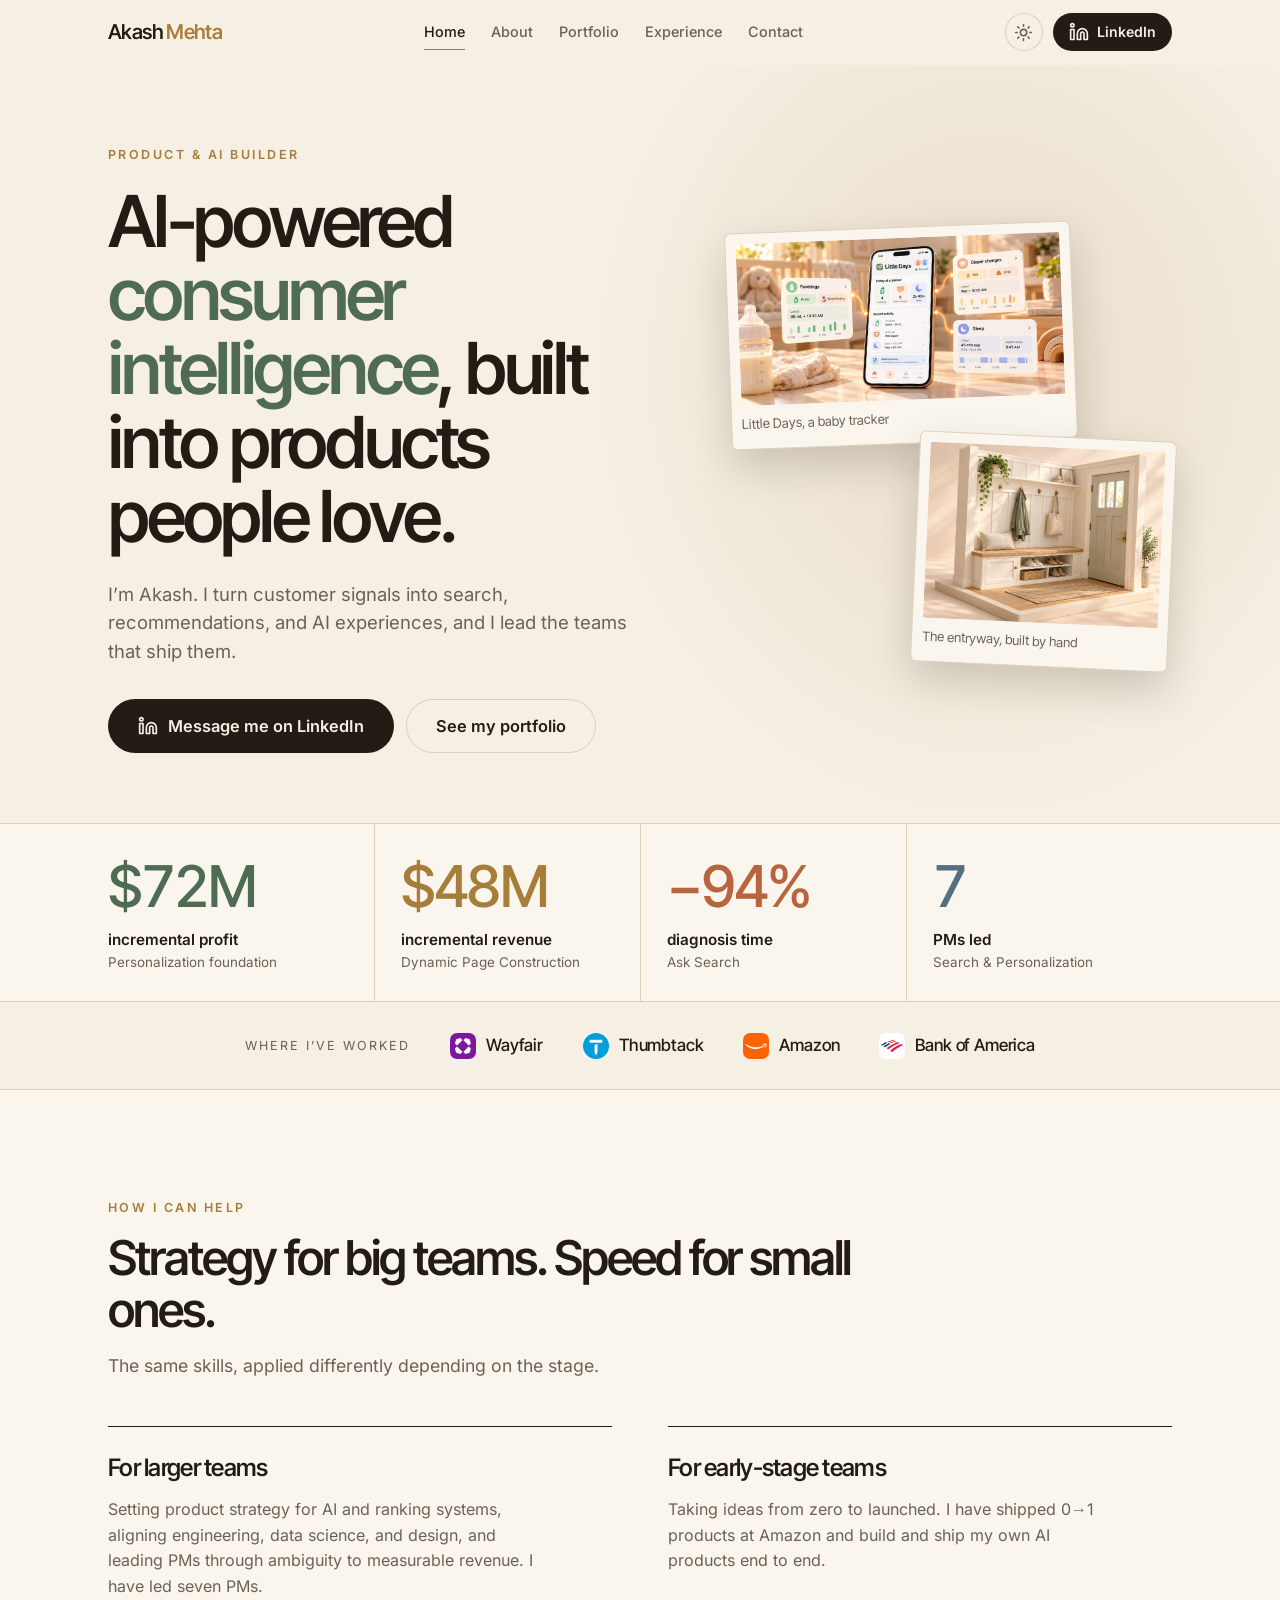
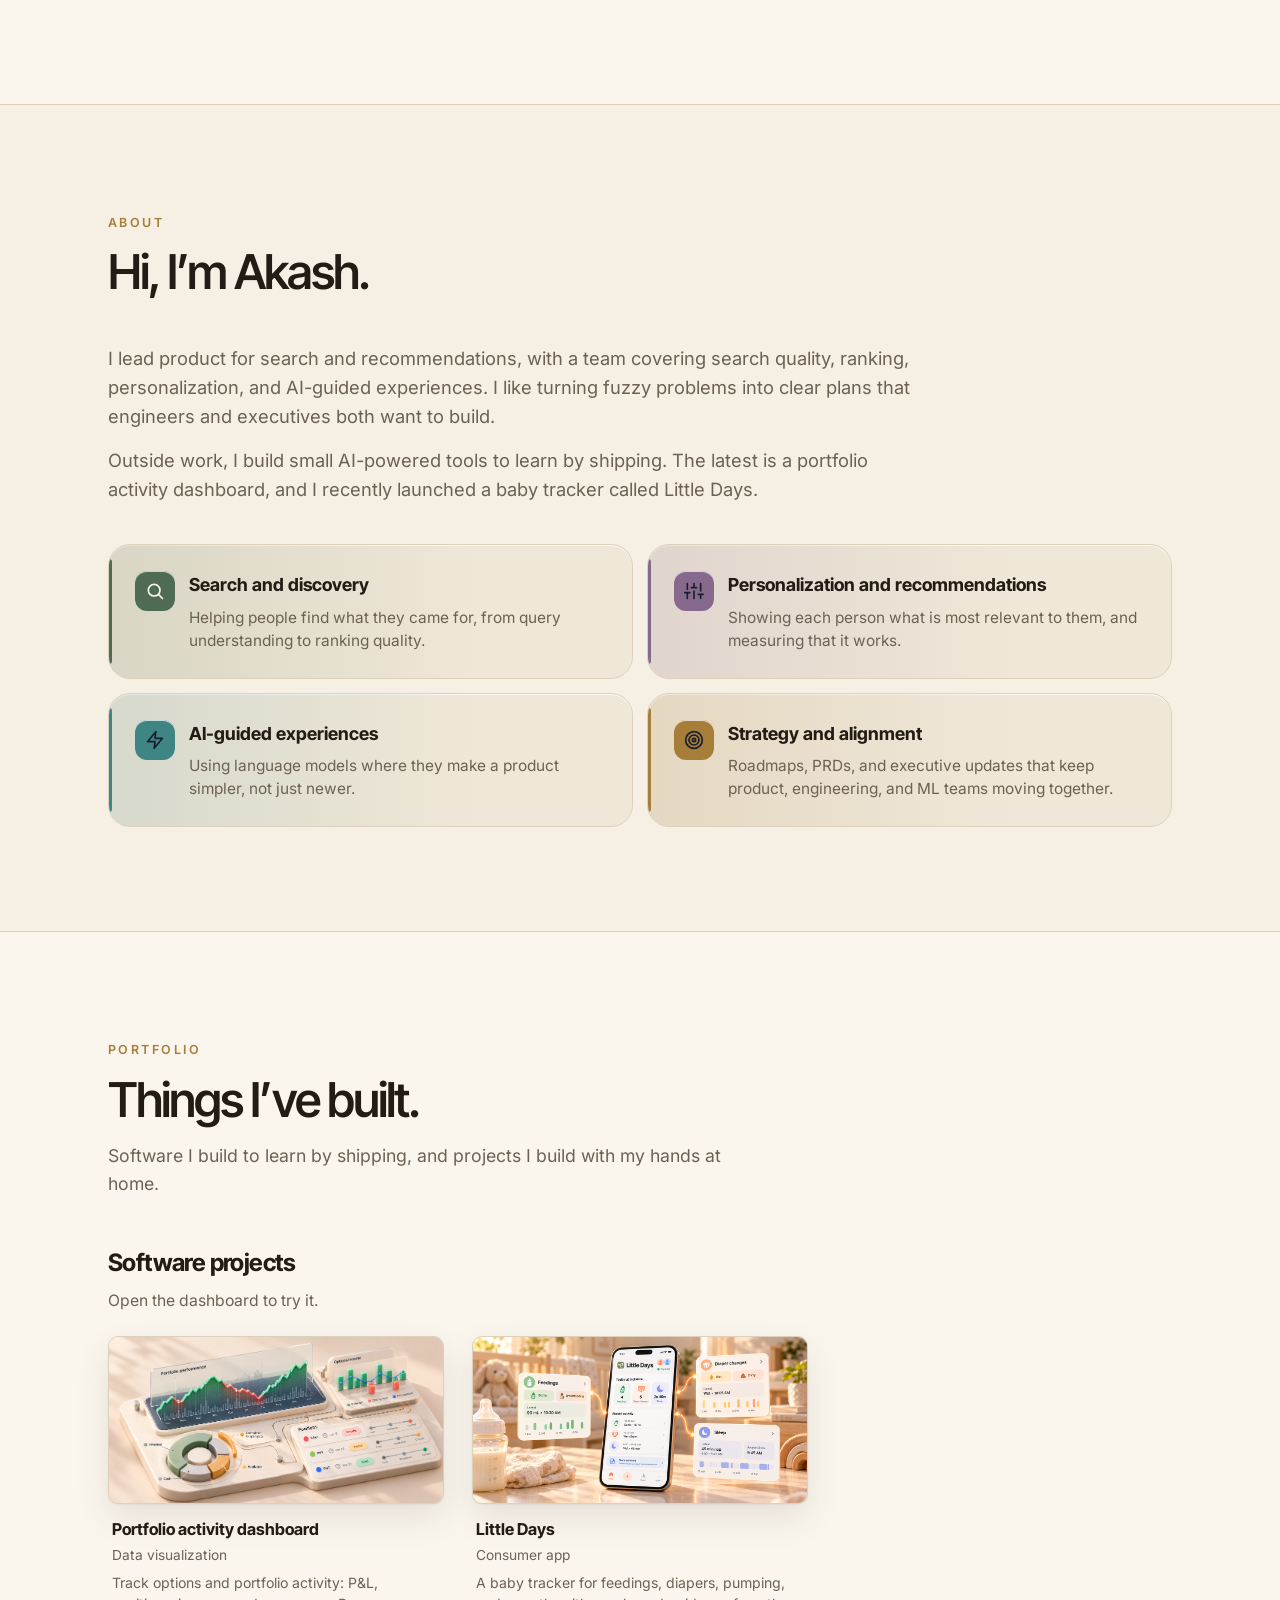
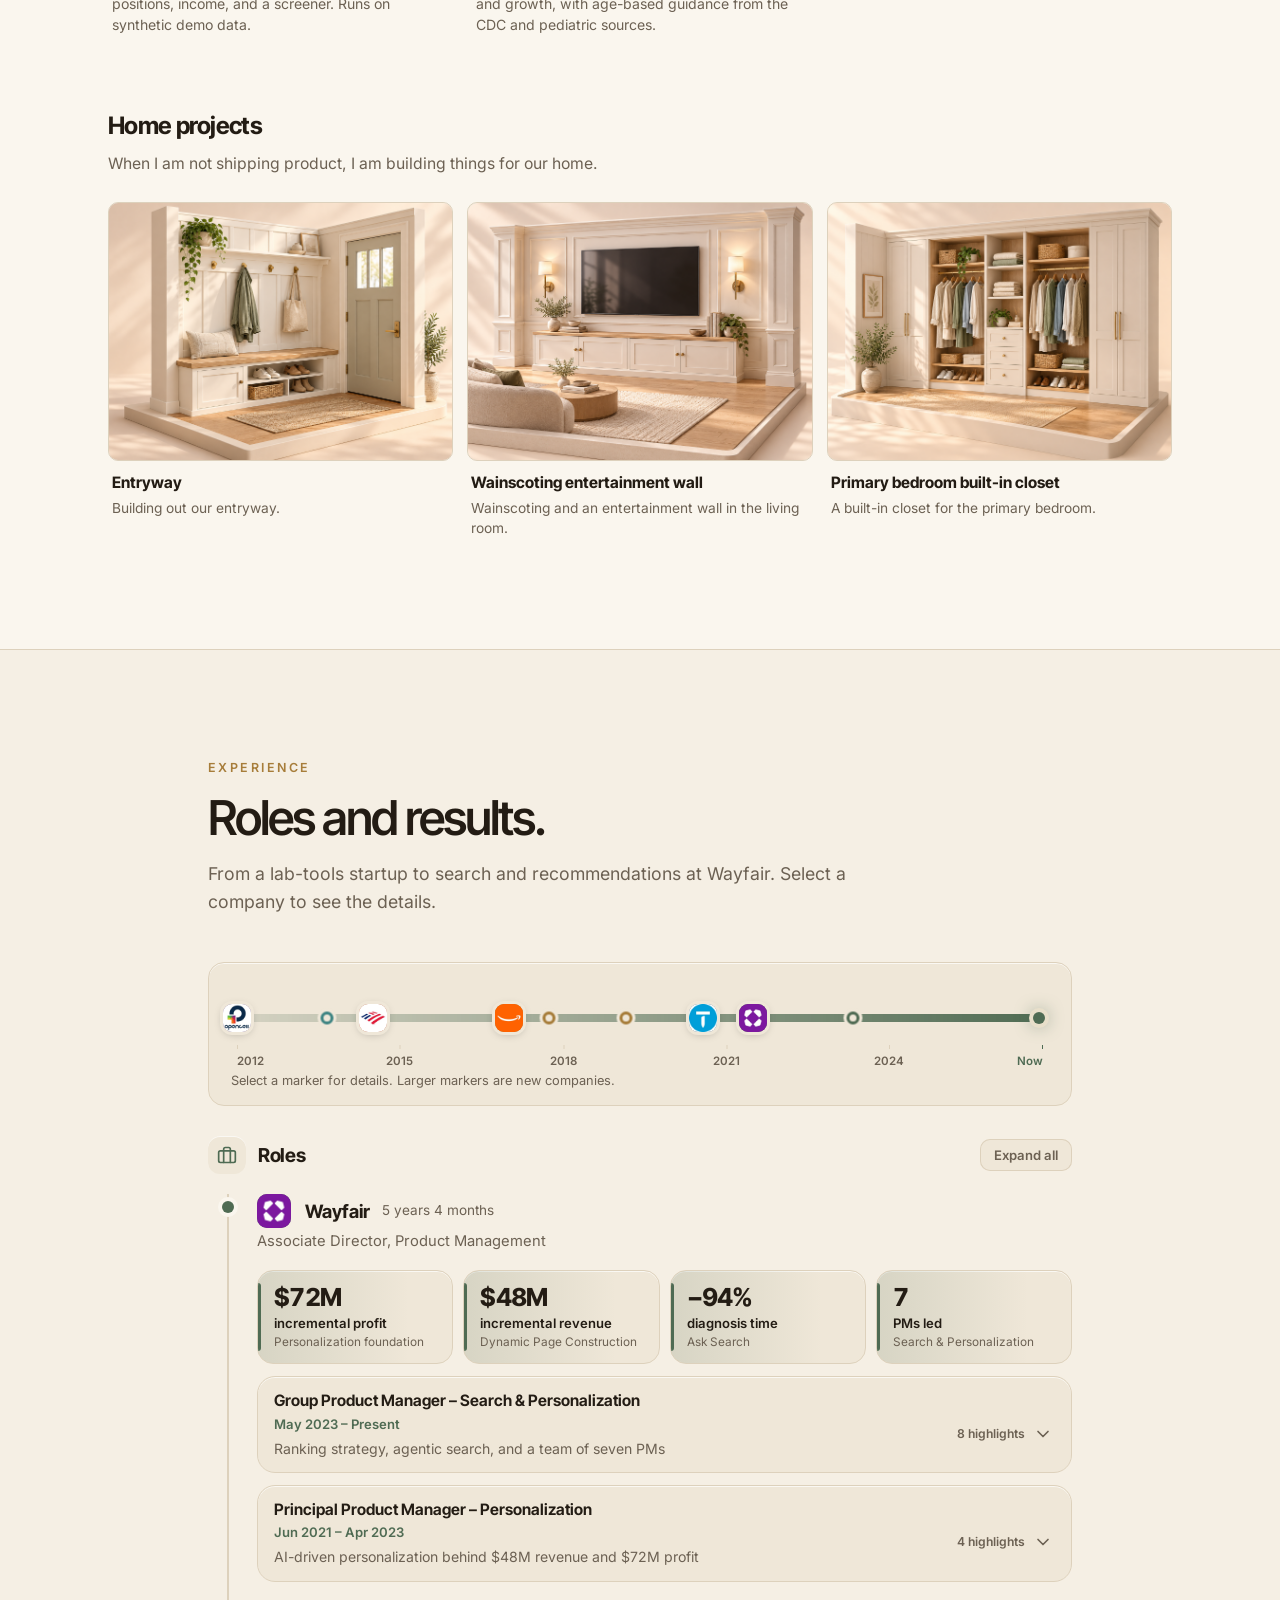
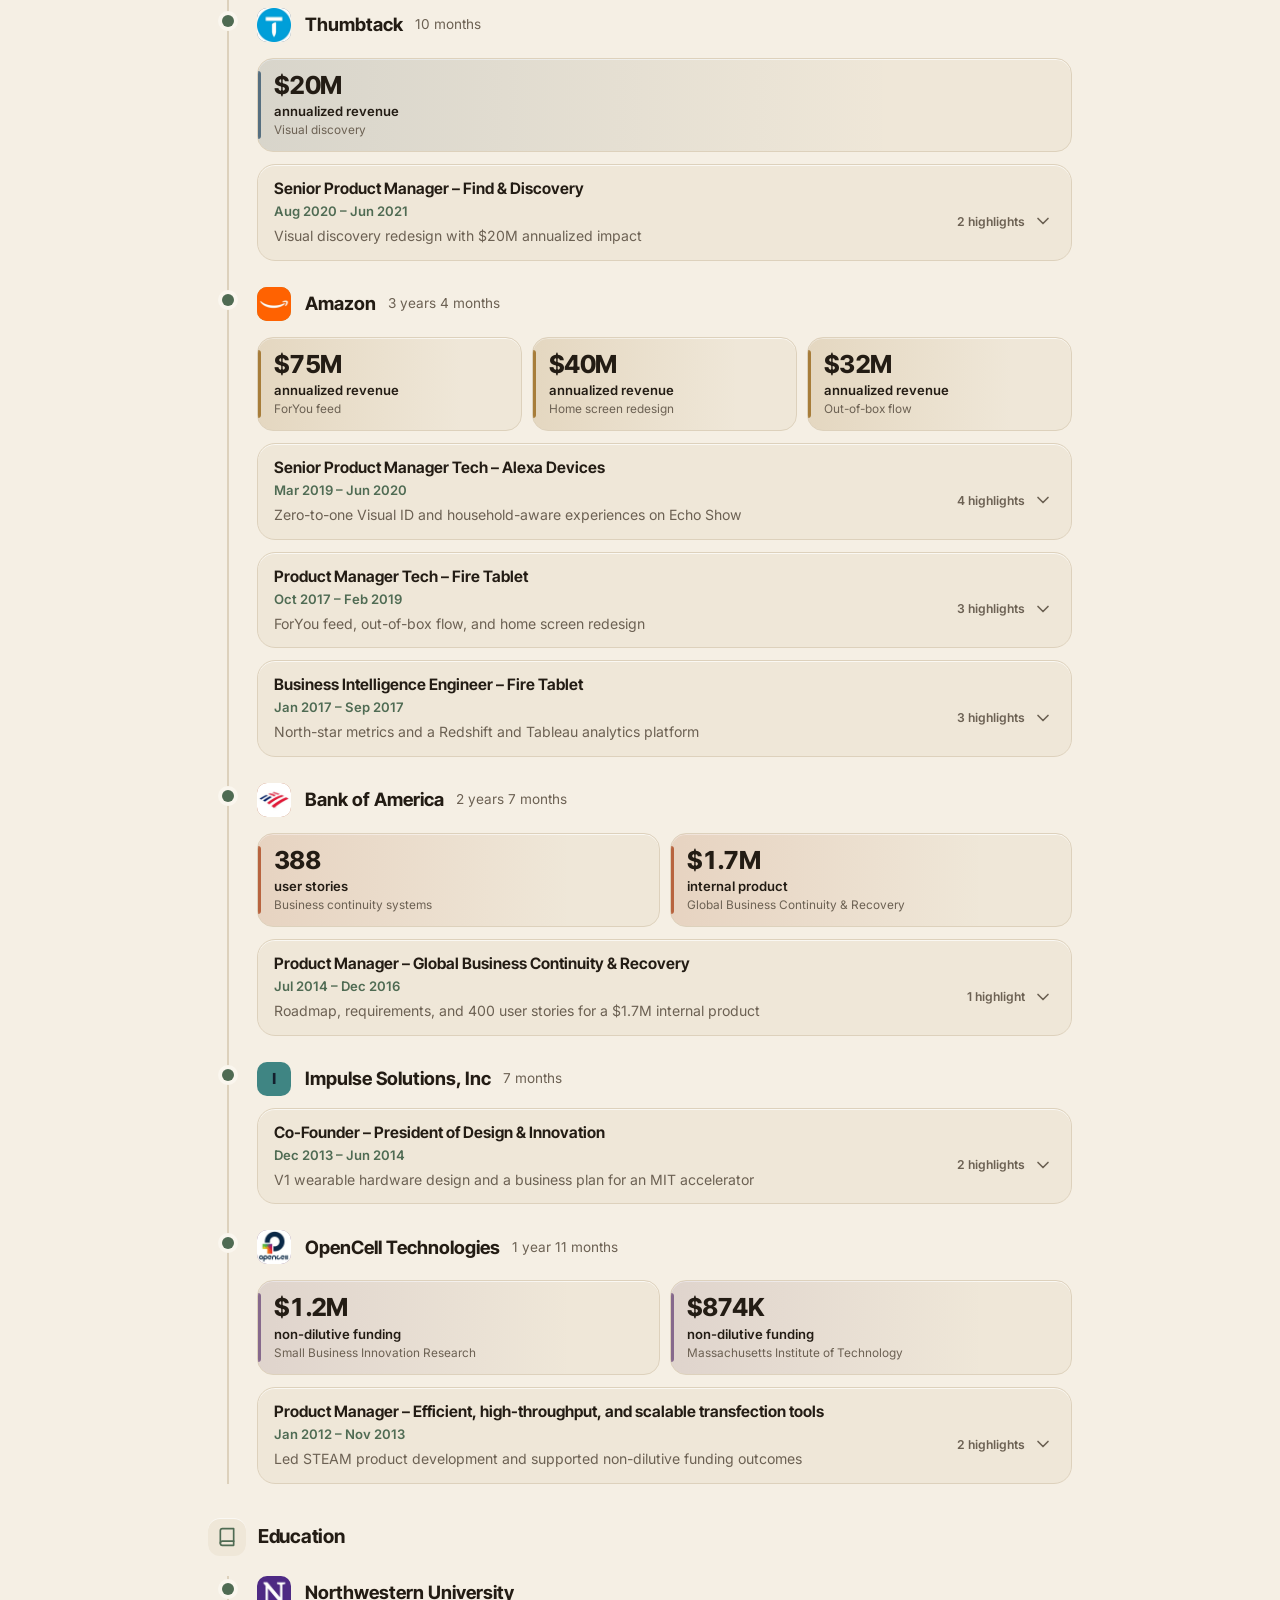
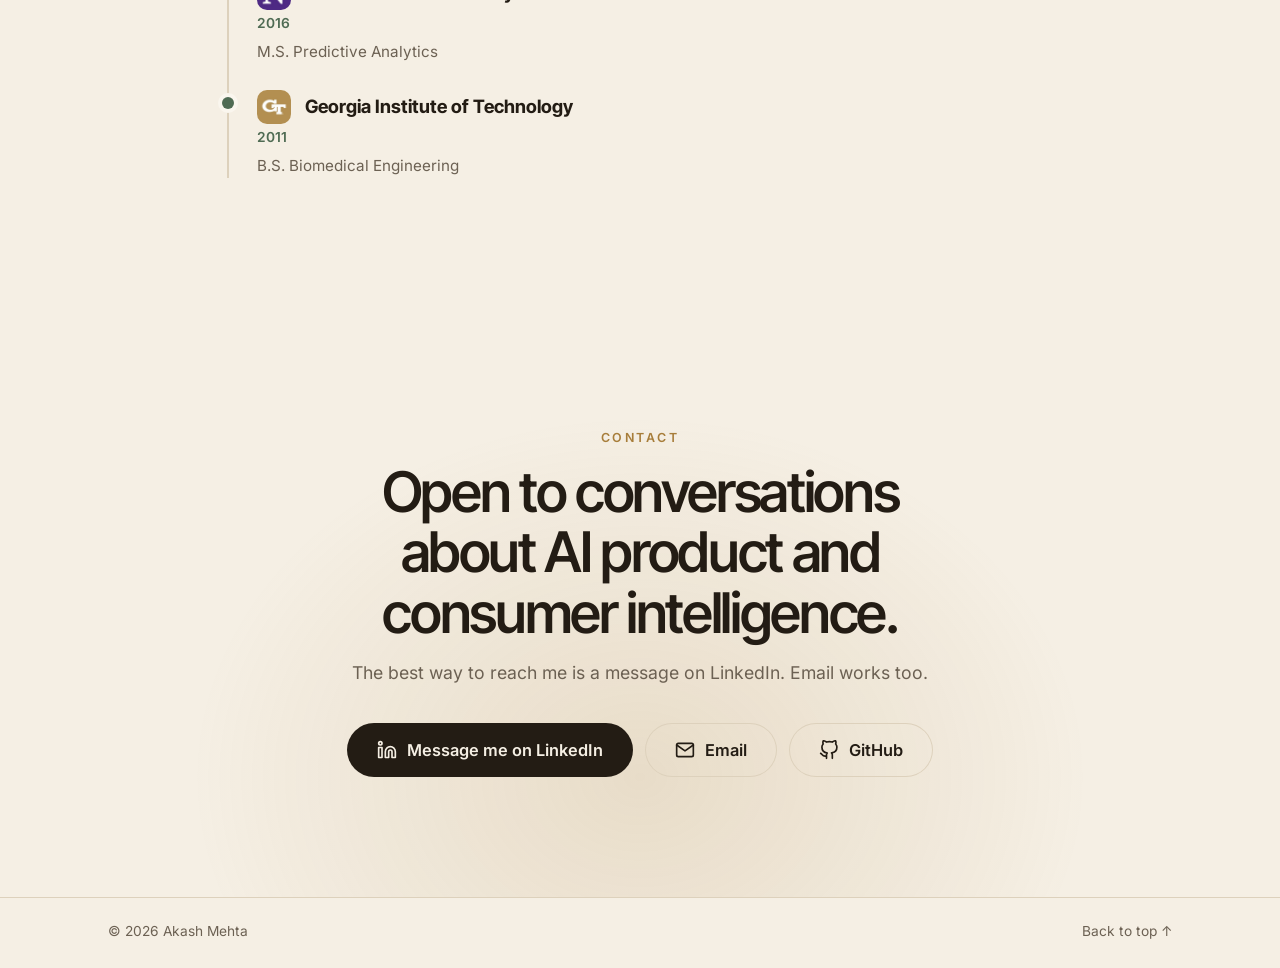
<file: index.html>
<!doctype html>
<html lang="en">
<head>
  <meta charset="utf-8">
  <meta name="viewport" content="width=device-width, initial-scale=1, viewport-fit=cover">
  <meta name="theme-color" content="#171310">
  <title>Akash | Product &amp; AI Builder</title>
  <meta name="description" content="Product leader building AI-powered consumer intelligence: search, recommendations, and AI experiences. Try the portfolio dashboard demo.">
  <meta property="og:title" content="Akash | Product &amp; AI Builder">
  <meta property="og:description" content="Product leader building AI-powered consumer intelligence. Try the portfolio dashboard demo.">
  <meta property="og:image" content="project-thumb.png?v=1">
  <script>
    // Apply a saved theme choice before first paint, so there is no flash.
    document.documentElement.classList.add("js");
    try { var t = localStorage.getItem("theme"); if (t === "light" || t === "dark") document.documentElement.setAttribute("data-theme", t); } catch (e) {}
  </script>
  <link rel="stylesheet" href="home.css?v=36">
</head>
<body>
  <header class="hdr" id="top">
    <div class="hdr-in">
      <a class="brand" href="#home" aria-label="Akash Mehta, home"><span class="bname">Akash <i>Mehta</i></span></a>
      <nav class="hnav" aria-label="Sections">
        <a href="#home" data-nav="home">Home</a>
        <a href="#about" data-nav="about">About</a>
        <a href="#portfolio" data-nav="portfolio">Portfolio</a>
        <a href="#experience" data-nav="experience">Experience</a>
        <a href="#contact" data-nav="contact">Contact</a>
      </nav>
      <div class="hact">
        <button class="theme-btn" id="themeBtn" type="button"></button>
        <a class="btn filled sm" href="https://linkedin.com/in/akashsmehta"><svg class="i" viewBox="0 0 24 24"><path d="M16 8a6 6 0 0 1 6 6v7h-4v-7a2 2 0 0 0-2-2 2 2 0 0 0-2 2v7h-4v-7a6 6 0 0 1 6-6z"/><rect x="2" y="9" width="4" height="12"/><circle cx="4" cy="4" r="2"/></svg><span>LinkedIn</span></a>
      </div>
    </div>
  </header>
<main id="main">
  <section class="sec hero3" id="home" data-section="home">
    <div class="wrap hgrid">
      <div class="hcopy">
        <span class="eyebrow rise" style="--i:0">Product &amp; AI builder</span>
        <h1 class="h-title rise" style="--i:1">AI-powered <em>consumer intelligence</em>, built into products people love.</h1>
        <p class="h-sub rise" style="--i:2">I&rsquo;m Akash. I turn customer signals into search, recommendations, and AI experiences, and I lead the teams that ship them.</p>
        <div class="cta rise" style="--i:3">
          <a class="btn filled lg" href="https://linkedin.com/in/akashsmehta"><svg class="i" viewBox="0 0 24 24"><path d="M16 8a6 6 0 0 1 6 6v7h-4v-7a2 2 0 0 0-2-2 2 2 0 0 0-2 2v7h-4v-7a6 6 0 0 1 6-6z"/><rect x="2" y="9" width="4" height="12"/><circle cx="4" cy="4" r="2"/></svg>Message me on LinkedIn</a>
          <a class="btn outlined lg" href="#portfolio">See my portfolio</a>
        </div>
      </div>
      <div class="art rise" style="--i:2" aria-hidden="true">
        <figure class="a"><img src="hero-littledays.jpg" alt="" width="760" height="380"><figcaption>Little Days, a baby tracker</figcaption></figure>
        <figure class="b"><img src="hero-entry.jpg" alt="" width="620" height="465"><figcaption>The entryway, built by hand</figcaption></figure>
      </div>
    </div>
  </section>

  <div class="proof">
    <div class="wrap pgrid">
      <div class="stat rise" style="--i:0"><b class="num" data-to="72" data-pre="$" data-suf="M">$72M</b><span class="sl">incremental profit</span><small>Personalization foundation</small></div>
      <div class="stat rise" style="--i:1"><b class="num" data-to="48" data-pre="$" data-suf="M">$48M</b><span class="sl">incremental revenue</span><small>Dynamic Page Construction</small></div>
      <div class="stat rise" style="--i:2"><b class="num" data-to="94" data-pre="&minus;" data-suf="%">&minus;94%</b><span class="sl">diagnosis time</span><small>Ask Search</small></div>
      <div class="stat rise" style="--i:3"><b class="num" data-to="7" data-pre="" data-suf="">7</b><span class="sl">PMs led</span><small>Search &amp; Personalization</small></div>
    </div>
  </div>

  <div class="wrap">
    <a class="logos rise" style="--i:0" href="#experience" aria-label="See my experience">
      <span class="l">Where I&rsquo;ve worked</span>
      <span class="c"><img src="logo-wayfair.png" alt="" width="26" height="26">Wayfair</span>
      <span class="c"><img src="logo-thumbtack.png" alt="" width="26" height="26">Thumbtack</span>
      <span class="c"><img src="logo-amazon.png" alt="" width="26" height="26">Amazon</span>
      <span class="c"><img src="logo-bofa.png" alt="" width="26" height="26">Bank of America</span>
    </a>
  </div>

  <section class="sec alt" id="help" data-section="home">
    <div class="wrap">
      <div class="sec-head rise" style="--i:0">
          <span class="eyebrow">How I can help</span>
          <h2 class="sec-title">Strategy for big teams. Speed for small ones.</h2>
          <p class="sec-lede">The same skills, applied differently depending on the stage.</p>
        </div>
      <div class="two">
        <div class="col rise" style="--i:1"><h3>For larger teams</h3><p>Setting product strategy for AI and ranking systems, aligning engineering, data science, and design, and leading PMs through ambiguity to measurable revenue. I have led seven PMs.</p></div>
        <div class="col rise" style="--i:2"><h3>For early-stage teams</h3><p>Taking ideas from zero to launched. I have shipped 0&rarr;1 products at Amazon and build and ship my own AI products end to end.</p></div>
      </div>
    </div>
  </section>

  <section class="sec" id="about" data-section="about">
    <div class="wrap">
      <div class="sec-head rise" style="--i:0">
          <span class="eyebrow">About</span>
          <h2 class="sec-title">Hi, I&rsquo;m Akash.</h2>
          <p class="sec-lede"></p>
        </div>
      <div class="prose big rise" style="--i:1">
        <p>I lead product for search and recommendations, with a team covering search quality, ranking, personalization, and AI-guided experiences. I like turning fuzzy problems into clear plans that engineers and executives both want to build.</p>
        <p>Outside work, I build small AI-powered tools to learn by shipping. The latest is a portfolio activity dashboard, and I recently launched a baby tracker called Little Days.</p>
      </div>
      <div class="svc">
          <div class="card rise" style="--i:3">
            <span class="ico"><svg class="i" viewBox="0 0 24 24"><circle cx="11" cy="11" r="7"/><path d="m21 21-4.3-4.3"/></svg></span>
            <div><h3>Search and discovery</h3><p>Helping people find what they came for, from query understanding to ranking quality.</p></div>
          </div>
          <div class="card rise" style="--i:4">
            <span class="ico"><svg class="i" viewBox="0 0 24 24"><path d="M4 21v-7M4 10V3M12 21v-9M12 8V3M20 21v-5M20 12V3M1 14h6M9 8h6M17 16h6"/></svg></span>
            <div><h3>Personalization and recommendations</h3><p>Showing each person what is most relevant to them, and measuring that it works.</p></div>
          </div>
          <div class="card rise" style="--i:5">
            <span class="ico"><svg class="i" viewBox="0 0 24 24"><path d="M13 2 3 14h9l-1 8 10-12h-9z"/></svg></span>
            <div><h3>AI-guided experiences</h3><p>Using language models where they make a product simpler, not just newer.</p></div>
          </div>
          <div class="card rise" style="--i:6">
            <span class="ico"><svg class="i" viewBox="0 0 24 24"><circle cx="12" cy="12" r="10"/><circle cx="12" cy="12" r="6"/><circle cx="12" cy="12" r="2"/></svg></span>
            <div><h3>Strategy and alignment</h3><p>Roadmaps, PRDs, and executive updates that keep product, engineering, and ML teams moving together.</p></div>
          </div>
        </div>
    </div>
  </section>

  <section class="sec alt" id="portfolio" data-section="portfolio">
    <div class="wrap">
      <div class="sec-head rise" style="--i:0">
        <span class="eyebrow">Portfolio</span>
        <h2 class="sec-title">Things I&rsquo;ve built.</h2>
        <p class="sec-lede">Software I build to learn by shipping, and projects I build with my hands at home.</p>
      </div>
      <div class="prow">
        <h3 class="sub-h first rise" style="--i:1">Software projects</h3>
        <p class="lede rise" style="--i:2">Open the dashboard to try it.</p>
        <div class="grid" id="grid"></div>
      </div>
      <div class="prow">
        <h3 class="sub-h rise" style="--i:1">Home projects</h3>
        <p class="lede rise" style="--i:2">When I am not shipping product, I am building things for our home.</p>
      <div class="carousel rise" id="carousel" style="--i:9" role="region" aria-roledescription="carousel" aria-label="Home projects">
          <div class="car-track" id="gallery" tabindex="0" aria-label="Swipe or use the arrow keys to browse projects"></div>
          <div class="car-nav">
            <button type="button" class="car-btn" id="carPrev" aria-label="Previous project"><svg class="i" viewBox="0 0 24 24"><path d="m15 18-6-6 6-6"/></svg></button>
            <div class="car-dots" id="carDots"></div>
            <button type="button" class="car-btn" id="carNext" aria-label="Next project"><svg class="i" viewBox="0 0 24 24"><path d="m9 18 6-6-6-6"/></svg></button>
          </div>
        </div>
      </div>
    </div>
  </section>

  <section class="sec" id="experience" data-section="experience">
    <div class="wrap narrow">
      <div class="sec-head rise" style="--i:0">
          <span class="eyebrow">Experience</span>
          <h2 class="sec-title">Roles and results.</h2>
          <p class="sec-lede">From a lab-tools startup to search and recommendations at Wayfair. Select a company to see the details.</p>
        </div>


<div class="arc rise" style="--i:0" aria-label="Career timeline, 2012 to now">
          <div class="arc-track" id="arcTrack">
            <div class="arc-tip" id="arcTip" aria-hidden="true">
              <i class="logo" id="tipLogo"></i>
              <div class="tip-body"><b id="tipTitle"></b><span id="tipMeta"></span><em id="tipStat"></em></div>
              <s class="tip-arrow" id="tipArrow"></s>
            </div>
            <div class="arc-ribbon"></div>
            <button type="button" class="node badge o" style="left:0.00%;--d:260ms" data-go="opencell" data-title="Product Manager" data-co="OpenCell Technologies" data-when="Jan 2012 – Nov 2013" data-stat="$1.2M SBIR funding" data-logo="logo-opencell.png" aria-label="Product Manager, OpenCell Technologies, Jan 2012 – Nov 2013"><img src="logo-opencell.png" alt="" width="28" height="28"></button>
                        <button type="button" class="node dot i" style="left:11.2%;--d:200ms" data-go="impulse" data-title="Co-Founder, President of Design &amp; Innovation" data-co="Impulse Solutions" data-when="Dec 2013 – Jun 2014" data-stat="Wearable hardware design" aria-label="Co-Founder, Impulse Solutions, Dec 2013 – Jun 2014"></button>
            <button type="button" class="node badge b" style="left:16.85%;--d:344ms" data-go="bofa" data-title="Product Manager" data-co="Bank of America" data-when="Jul 2014 – Dec 2016" data-stat="400 user stories, $1.7M product" data-logo="logo-bofa.png" aria-label="Product Manager, Bank of America, Jul 2014 – Dec 2016"><img src="logo-bofa.png" alt="" width="28" height="28"></button>
            <button type="button" class="node badge a" style="left:33.71%;--d:428ms" data-go="bie" data-title="Business Intelligence Engineer" data-co="Amazon" data-when="Jan 2017 – Sep 2017" data-stat="North-star metrics and analytics" data-logo="logo-amazon.png" aria-label="Business Intelligence Engineer, Amazon, Jan 2017 – Sep 2017"><img src="logo-amazon.png" alt="" width="28" height="28"></button>
            <button type="button" class="node dot a" style="left:38.76%;--d:453ms" data-go="fire" data-title="Product Manager Tech" data-co="Amazon" data-when="Oct 2017 – Feb 2019" data-stat="$75M ForYou feed" data-logo="logo-amazon.png" aria-label="Product Manager Tech, Amazon, Oct 2017 – Feb 2019"></button>
            <button type="button" class="node dot a" style="left:48.31%;--d:501ms" data-go="alexa" data-title="Senior Product Manager Tech" data-co="Amazon" data-when="Mar 2019 – Jun 2020" data-stat="Visual ID on Echo Show" data-logo="logo-amazon.png" aria-label="Senior Product Manager Tech, Amazon, Mar 2019 – Jun 2020"></button>
            <button type="button" class="node badge t" style="left:57.87%;--d:549ms" data-go="tt" data-title="Senior Product Manager" data-co="Thumbtack" data-when="Aug 2020 – Jun 2021" data-stat="$20M annualized impact" data-logo="logo-thumbtack.png" aria-label="Senior Product Manager, Thumbtack, Aug 2020 – Jun 2021"><img src="logo-thumbtack.png" alt="" width="28" height="28"></button>
            <button type="button" class="node badge w" style="left:64.04%;--d:580ms" data-go="ppm" data-title="Principal Product Manager" data-co="Wayfair" data-when="Jun 2021 – Apr 2023" data-stat="$72M profit, $48M revenue" data-logo="logo-wayfair.png" aria-label="Principal Product Manager, Wayfair, Jun 2021 – Apr 2023"><img src="logo-wayfair.png" alt="" width="28" height="28"></button>
            <button type="button" class="node dot w now" style="left:76.40%;--d:642ms" data-go="gpm" data-title="Group Product Manager" data-co="Wayfair" data-when="May 2023 – Present" data-stat="Team of 7 PMs" data-logo="logo-wayfair.png" aria-label="Group Product Manager, Wayfair, May 2023 – Present"></button>
            <span class="arc-end" aria-hidden="true"></span>
          </div>
          <div class="arc-years" aria-hidden="true">
            <span style="left:0.00%">2012</span><span style="left:20.22%">2015</span><span style="left:40.45%">2018</span><span style="left:60.67%">2021</span><span style="left:80.90%">2024</span><span class="now">Now</span>
          </div>
          <p class="arc-hint">Select a marker for details. Larger markers are new companies.</p>
          <span class="sr-only" id="arcCap" aria-live="polite"></span>
        </div>

        <div class="tl-head rise" style="--i:0">
          <span class="ico"><svg class="i" viewBox="0 0 24 24"><rect x="2" y="7" width="20" height="14" rx="2"/><path d="M16 21V5a2 2 0 0 0-2-2h-4a2 2 0 0 0-2 2v16"/></svg></span>
          <h2>Roles</h2>
          <button type="button" class="xall" id="xall">Expand all</button>
        </div>
<ol class="tl">
          <li data-co="w" class="rise" style="--i:1">
            <div class="co"><span class="logo w" aria-hidden="true"><img src="logo-wayfair.png" alt="" width="34" height="34"></span><h3>Wayfair</h3><span class="tenure">5 years 4 months</span></div>
            <div class="co-title">Associate Director, Product Management</div>
            <div class="stats"><div class="stat"><b class="num" data-to="72" data-pre="$" data-suf="M">$72M</b><span class="sl">incremental profit</span><small>Personalization foundation</small></div><div class="stat"><b class="num" data-to="48" data-pre="$" data-suf="M">$48M</b><span class="sl">incremental revenue</span><small>Dynamic Page Construction</small></div><div class="stat"><b class="num" data-to="94" data-pre="&minus;" data-suf="%">&minus;94%</b><span class="sl">diagnosis time</span><small>Ask Search</small></div><div class="stat"><b class="num" data-to="7" data-pre="" data-suf="">7</b><span class="sl">PMs led</span><small>Search &amp; Personalization</small></div></div>
            <details class="job" data-job="gpm">
              <summary>
                <h4>Group Product Manager – Search &amp; Personalization</h4>
                <span class="when">May 2023 – Present</span>
                <span class="hl">Ranking strategy, agentic search, and a team of seven PMs</span>
                <span class="more"><span class="cnt">8 highlights</span><svg class="i chev" viewBox="0 0 24 24"><path d="m6 9 6 6 6-6"/></svg></span>
              </summary>
              <ul class="bul">
              <li>Defined ranking strategy across query relevance, real-time intent, long-term customer preferences, product intelligence, and profit objectives, balancing customer relevance with business value.</li>
              <li>Drove new-SKU exploration in ranking, balancing near-term conversion with discovery of new products and collection of customer-response signals to inform future ranking decisions.</li>
              <li>Drove demand intelligence and personalization signal consolidation to guide product selection for Wayfair Verified, connecting demand patterns with customer preferences to identify best-fit products.</li>
              <li>Unified Search and Recommendations on shared candidate generation, semantic retrieval, personalized ranking, model deployment, and measurement infrastructure, aligning foundational investments across product teams.</li>
              <li>Developed agentic query rewriting that identified underperforming searches, generated and evaluated alternatives, and served improved production inputs, increasing conversion by <b class="m">5%</b> for ambiguous tail searches.</li>
              <li>Launched Design Intelligence, an AI content and ranking platform for shoppable room inspiration, improving discovery of complementary products and delivering a <b class="m">2%</b> profit lift through increased items per order.</li>
              <li>Created Ask Search, a diagnosis and resolution-recommendation bot using n8n workflows, Gemini, and MCP servers; automated triage of reported search issues, reducing diagnosis time by <b class="m">94%</b>, from weeks to hours.</li>
              <li>Led and coached seven product managers across Search and Personalization; aligned Engineering, Data Science, Design, Analytics, and executives on portfolio priorities, dependencies, and investment tradeoffs.</li>
              </ul>
            </details>
            <details class="job" data-job="ppm">
              <summary>
                <h4>Principal Product Manager – Personalization</h4>
                <span class="when">Jun 2021 – Apr 2023</span>
                <span class="hl">AI-driven personalization behind $48M revenue and $72M profit</span>
                <span class="more"><span class="cnt">4 highlights</span><svg class="i chev" viewBox="0 0 24 24"><path d="m6 9 6 6 6-6"/></svg></span>
              </summary>
              <div class="jbody hero-fig">
                <figure class="jpic"><img src="wayfair-home.jpg" alt="Dynamic Page Construction: preferences, session intent and context drive eligible rows, row ranking and page assembly, producing a personalized Wayfair home page" width="1000" height="500" loading="lazy"></figure>
                <ul class="jgrid" style="margin-top:-12px">
                  <li><b class="ld">Dynamic Page Construction.</b> Architected an AI decisioning system that assembles the most relevant experience for each customer and context, driving <b class="m">$48M</b> in incremental revenue.</li>
                  <li><b class="ld">Customer understanding.</b> Established Wayfair&rsquo;s foundational personalization system, combining long-term preferences, session intent, and context across recognized and unrecognized customers, delivering <b class="m">$72M</b> in incremental profit.</li>
                  <li><b class="ld">Customer intelligence layer.</b> Turned behavioral and contextual signals into reusable interests and affinities for recommendations, content ranking, and lifecycle messaging.</li>
                  <li><b class="ld">Owned-channel marketing.</b> Extended personalized decisioning into marketing to choose which products and content to surface, increasing traffic back to Wayfair by <b class="m">10%</b>.</li>
                </ul>
              </div>
            </details>
          </li>
          <li data-co="t" class="rise" style="--i:2">
            <div class="co"><span class="logo t" aria-hidden="true"><img src="logo-thumbtack.png" alt="" width="34" height="34"></span><h3>Thumbtack</h3><span class="tenure">10 months</span></div>
            <div class="stats"><div class="stat"><b class="num" data-to="20" data-pre="$" data-suf="M">$20M</b><span class="sl">annualized revenue</span><small>Visual discovery</small></div></div>
            <details class="job" data-job="tt">
              <summary>
                <h4>Senior Product Manager – Find &amp; Discovery</h4>
                <span class="when">Aug 2020 – Jun 2021</span>
                <span class="hl">Visual discovery redesign with $20M annualized impact</span>
                <span class="more"><span class="cnt">2 highlights</span><svg class="i chev" viewBox="0 0 24 24"><path d="m6 9 6 6 6-6"/></svg></span>
              </summary>
              <ul class="bul">
              <li>Owned product strategy for core search and discovery experiences across search results, provider profiles, and detailed page discovery.</li>
              <li>Led improvements to visual discovery, including redesigned featured images and review discovery, driving <b class="m">$20M</b> in annualized revenue impact.</li>
              </ul>
            </details>
          </li>
          <li data-co="a" class="rise" style="--i:3">
            <div class="co"><span class="logo a" aria-hidden="true"><img src="logo-amazon.png" alt="" width="34" height="34"></span><h3>Amazon</h3><span class="tenure">3 years 4 months</span></div>
            <div class="stats"><div class="stat"><b class="num" data-to="75" data-pre="$" data-suf="M">$75M</b><span class="sl">annualized revenue</span><small>ForYou feed</small></div><div class="stat"><b class="num" data-to="40" data-pre="$" data-suf="M">$40M</b><span class="sl">annualized revenue</span><small>Home screen redesign</small></div><div class="stat"><b class="num" data-to="32" data-pre="$" data-suf="M">$32M</b><span class="sl">annualized revenue</span><small>Out-of-box flow</small></div></div>
            <details class="job" data-job="alexa">
              <summary>
                <h4>Senior Product Manager Tech – Alexa Devices</h4>
                <span class="when">Mar 2019 – Jun 2020</span>
                <span class="hl">Zero-to-one Visual ID and household-aware experiences on Echo Show</span>
                <span class="more"><span class="cnt">4 highlights</span><svg class="i chev" viewBox="0 0 24 24"><path d="m6 9 6 6 6-6"/></svg></span>
              </summary>
              <div class="jbody hero-fig">
              <figure class="jpic"><img src="visual-id.jpg" alt="Illustration of an Echo Show recognizing a household member by camera and voice, then showing a personalized home screen, with personal, kids, and shared profiles below" width="1000" height="500" loading="lazy"></figure>
              <ul class="jgrid"><li><b class="ld">Zero-to-one Visual ID.</b> Led development of household-aware personalization on Echo Show, connecting camera-based recognition to experiences that adapted to who was present.</li><li><b class="ld">ML partnership.</b> Worked with science and engineering on data collection, model training, and experience definition, turning visual recognition into device behavior.</li><li><b class="ld">Adaptive home screens.</b> Surfaced the detected household member’s profile and content on demand, reducing manual profile switching.</li><li><b class="ld">Kids mode and privacy.</b> Built automatic kids-mode detection and multi-user privacy experiences, defining how personalization changes when children or several household members are in the room.</li></ul>
              </div>
            </details>
            <details class="job" data-job="fire">
              <summary>
                <h4>Product Manager Tech – Fire Tablet</h4>
                <span class="when">Oct 2017 – Feb 2019</span>
                <span class="hl">ForYou feed, out-of-box flow, and home screen redesign</span>
                <span class="more"><span class="cnt">3 highlights</span><svg class="i chev" viewBox="0 0 24 24"><path d="m6 9 6 6 6-6"/></svg></span>
              </summary>
              <div class="jbody hero-fig">
              <figure class="jpic"><img src="fire-tablet.jpg" alt="Illustration of a Fire tablet: the ForYou tab with picked-for-you books and videos, next to the earlier home screen and an out-of-box welcome checklist" width="1000" height="500" loading="lazy"></figure>
              <ul class="jgrid"><li><b class="ld">ForYou feed.</b> Created a Tablet Homescreen discovery feed to drive engagement and <b class="m">$75M</b> in annualized revenue.</li><li><b class="ld">Out-of-box flow.</b> Optimized the out-of-box experience (OOBE) CX flow to add an incremental <b class="m">$32M</b> in annualized revenue.</li><li><b class="ld">Home screen redesign.</b> Led the redesign and consolidation of the Fire Tablet home screen to add <b class="m">+$40M</b> in annualized revenue.</li></ul>
              </div>
            </details>
            <details class="job" data-job="bie">
              <summary>
                <h4>Business Intelligence Engineer – Fire Tablet</h4>
                <span class="when">Jan 2017 – Sep 2017</span>
                <span class="hl">North-star metrics and a Redshift and Tableau analytics platform</span>
                <span class="more"><span class="cnt">3 highlights</span><svg class="i chev" viewBox="0 0 24 24"><path d="m6 9 6 6 6-6"/></svg></span>
              </summary>
              <div class="jbody hero-fig">
                <figure class="jpic"><img src="data-platform.jpg" alt="Data platform: Fire tablet, Kindle, Fire TV and Echo Show events flow through S3 and Redshift into Tableau dashboards for engagement, retention and churn, then audience segments feed on-device and email messaging" width="1000" height="500" loading="lazy"></figure>
                <ul class="jgrid">
                  <li><b class="ld">North-star metrics.</b> Defined metrics to drive early engagement, longer-term retention, and churn detection.</li>
                  <li><b class="ld">Analytics platform.</b> Built on AWS Redshift, S3, and Tableau to serve the Amazon Devices Marketing Org.</li>
                  <li><b class="ld">Automated targeting.</b> Powered on-device and email communications, lifting CTRs by <b class="m">~92%</b>.</li>
                </ul>
              </div>
            </details>
          </li>
                  <li data-co="b" class="rise" style="--i:4">
            <div class="co"><span class="logo b" aria-hidden="true"><img src="logo-bofa.png" alt="" width="34" height="34"></span><h3>Bank of America</h3><span class="tenure">2 years 7 months</span></div>
            <div class="stats"><div class="stat"><b class="num" data-to="400" data-pre="" data-suf="">400</b><span class="sl">user stories</span><small>Business continuity systems</small></div><div class="stat"><b class="num" data-to="1.7" data-pre="$" data-suf="M" data-dec="1">$1.7M</b><span class="sl">internal product</span><small>Global Business Continuity &amp; Recovery</small></div></div>
            <details class="job" data-job="bofa">
              <summary>
                <h4>Product Manager – Global Business Continuity &amp; Recovery</h4>
                <span class="when">Jul 2014 – Dec 2016</span>
                <span class="hl">Roadmap, requirements, and 400 user stories for a $1.7M internal product</span>
                <span class="more"><span class="cnt">1 highlight</span><svg class="i chev" viewBox="0 0 24 24"><path d="m6 9 6 6 6-6"/></svg></span>
              </summary>
              <ul class="bul">
              <li>Owned product roadmap, requirements, metrics reporting, and visual analytics for global business continuity systems, including <b class="m">400</b> user stories for a <b class="m">$1.7M</b> internal product.</li>
              </ul>
            </details>
          </li>
                    <li data-co="i" class="rise" style="--i:5">
            <div class="co"><span class="logo i" aria-hidden="true">I</span><h3>Impulse Solutions, Inc</h3><span class="tenure">7 months</span></div>
            <details class="job" data-job="impulse">
              <summary>
                <h4>Co-Founder – President of Design &amp; Innovation</h4>
                <span class="when">Dec 2013 – Jun 2014</span>
                <span class="hl">V1 wearable hardware design and a business plan for an MIT accelerator</span>
                <span class="more"><span class="cnt">2 highlights</span><svg class="i chev" viewBox="0 0 24 24"><path d="m6 9 6 6 6-6"/></svg></span>
              </summary>
              <div class="jbody hero-fig">
                <figure class="jpic"><img src="impulse.jpg" alt="V1 wearable ring concept: exploded hardware view, design sketches, and monitoring concepts for heart rate, blood pressure and glucose" width="1000" height="500" loading="lazy"></figure>
                <ul class="jgrid">
                  <li><b class="ld">V1 hardware design.</b> Led V1 product design, producing 2D &amp; 3D industrial design concepts in AutoCAD &amp; SolidWorks.</li>
                  <li><b class="ld">Business plan.</b> Developed the plan, with functional and technical designs, for an MIT accelerator to secure VC funding.</li>
                </ul>
              </div>
            </details>
          </li>
          <li data-co="o" class="rise" style="--i:6">
            <div class="co"><span class="logo o" aria-hidden="true"><img src="logo-opencell.png" alt="" width="34" height="34"></span><h3>OpenCell Technologies</h3><span class="tenure">1 year 11 months</span></div>
            <div class="stats"><div class="stat"><b class="num" data-to="1.2" data-pre="$" data-suf="M" data-dec="1">$1.2M</b><span class="sl">non-dilutive funding</span><small>Small Business Innovation Research</small></div><div class="stat"><b class="num" data-to="900" data-pre="$" data-suf="K">$900K</b><span class="sl">non-dilutive funding</span><small>Massachusetts Institute of Technology</small></div></div>
            <details class="job" data-job="opencell">
              <summary>
                <h4>Product Manager – Efficient, high-throughput, and scalable transfection tools</h4>
                <span class="when">Jan 2012 – Nov 2013</span>
                <span class="hl">Led STEAM product development and supported non-dilutive funding outcomes</span>
                <span class="more"><span class="cnt">2 highlights</span><svg class="i chev" viewBox="0 0 24 24"><path d="m6 9 6 6 6-6"/></svg></span>
              </summary>
              <div class="jbody hero-fig">
                <figure class="jpic"><img src="steam.jpg" alt="STEAM microfluidic transfection device delivering genetic material into cells" width="1000" height="500" loading="lazy"></figure>
                <ul class="jgrid">
                  <li><b class="ld">STEAM product.</b> Led development of STEAM, a high-throughput transfection system that supported commercialization and fundraising.</li>
                  <li><b class="ld">Non-dilutive funding.</b> Supported <b class="m">$1.2M</b> from the Small Business Innovation Research program and <b class="m">$900K</b> from MIT.</li>
                </ul>
              </div>
            </details>
          </li>
        </ol>

        <div class="tl-head rise" style="margin-top:34px; --i:7">
          <span class="ico"><svg class="i" viewBox="0 0 24 24"><path d="M4 19.5A2.5 2.5 0 0 1 6.5 17H20"/><path d="M6.5 2H20v20H6.5A2.5 2.5 0 0 1 4 19.5v-15A2.5 2.5 0 0 1 6.5 2z"/></svg></span>
          <h2>Education</h2>
        </div>
        <ol class="tl">
          <li class="rise" style="--i:8">
            <div class="co"><span class="logo" aria-hidden="true"><img src="logo-northwestern.png" alt="" width="34" height="34"></span><h3>Northwestern University</h3></div>
            <span class="when">2016</span>
            <p>M.S. Predictive Analytics</p>
          </li>
          <li class="rise" style="--i:9">
            <div class="co"><span class="logo" aria-hidden="true"><img src="logo-gatech.png" alt="" width="34" height="34"></span><h3>Georgia Institute of Technology</h3></div>
            <span class="when">2011</span>
            <p>B.S. Biomedical Engineering</p>
          </li>
        </ol>
    </div>
  </section>

  <section class="sec contact" id="contact" data-section="contact">
    <div class="wrap center-txt">
      <span class="eyebrow rise" style="--i:0">Contact</span>
      <h2 class="sec-title big rise" style="--i:1">Open to conversations about AI product and consumer intelligence.</h2>
      <p class="sec-lede rise" style="--i:2">The best way to reach me is a message on LinkedIn. Email works too.</p>
      <div class="cta center rise" style="--i:3">
        <a class="btn filled lg" href="https://linkedin.com/in/akashsmehta"><svg class="i" viewBox="0 0 24 24"><path d="M16 8a6 6 0 0 1 6 6v7h-4v-7a2 2 0 0 0-2-2 2 2 0 0 0-2 2v7h-4v-7a6 6 0 0 1 6-6z"/><rect x="2" y="9" width="4" height="12"/><circle cx="4" cy="4" r="2"/></svg>Message me on LinkedIn</a>
        <a class="btn outlined lg" href="mailto:akash.mehta522@gmail.com"><svg class="i" viewBox="0 0 24 24"><path d="M4 4h16a2 2 0 0 1 2 2v12a2 2 0 0 1-2 2H4a2 2 0 0 1-2-2V6a2 2 0 0 1 2-2z"/><path d="m22 6-10 7L2 6"/></svg>Email</a>
        <a class="btn outlined lg" href="https://github.com/jumpypipe"><svg class="i" viewBox="0 0 24 24"><path d="M9 19c-5 1.5-5-2.5-7-3m14 6v-3.87a3.37 3.37 0 0 0-.94-2.61c3.14-.35 6.44-1.54 6.44-7A5.44 5.44 0 0 0 20 4.77 5.07 5.07 0 0 0 19.91 1S18.73.65 16 2.48a13.38 13.38 0 0 0-7 0C6.27.65 5.09 1 5.09 1A5.07 5.07 0 0 0 5 4.77a5.44 5.44 0 0 0-1.5 3.78c0 5.42 3.3 6.61 6.44 7A3.37 3.37 0 0 0 9 18.13V22"/></svg>GitHub</a>
      </div>
    </div>
  </section>
</main>

<footer class="foot2"><div class="wrap"><span>&copy; 2026 Akash Mehta</span><a href="#top">Back to top &uarr;</a></div></footer>



  <script>
    // To add a project, add an object here. Each project opens its own page, with its own look.
    var projects = [
      {
        title: "Portfolio activity dashboard",
        category: "Data visualization",
        desc: "Track options and portfolio activity: P&L, positions, income, and a screener. Runs on synthetic demo data.",
        href: "dashboard.html",
        img: "project-thumb.png?v=1",
        alt: "Preview of the portfolio activity dashboard showing account value and growth"
      },
      {
        title: "Little Days",
        category: "Consumer app",
        desc: "A baby tracker for feedings, diapers, pumping, and growth, with age-based guidance from the CDC and pediatric sources.",
        href: "https://little-days-baby-tracker.squirlyvision.chatgpt.site/",
        img: "little-days-thumb.png?v=3",
        alt: "Little Days app on a phone: feedings, diaper changes, and sleep at a glance"
      }
    ];

    var sections = Array.prototype.slice.call(document.querySelectorAll("section[data-section]"));
    var navLinks = Array.prototype.slice.call(document.querySelectorAll("[data-nav]"));
    function setNav(name) {
      navLinks.forEach(function (a) { if (a.dataset.nav === name) a.setAttribute("aria-current", "true"); else a.removeAttribute("aria-current"); });
    }
    // Scroll spy: highlight the section nearest the middle of the viewport
    function spy() {
      var mid = window.innerHeight * 0.4, cur = "home";
      sections.forEach(function (sec) { if (sec.getBoundingClientRect().top <= mid) cur = sec.dataset.section; });
      if (window.innerHeight + window.scrollY >= document.documentElement.scrollHeight - 4) cur = "contact";
      setNav(cur);
    }
    var spyTick = false;
    window.addEventListener("scroll", function () {
      if (spyTick) return; spyTick = true;
      requestAnimationFrame(function () { spyTick = false; spy(); });
    }, { passive: true });
    window.addEventListener("resize", spy);
    var hdr = document.querySelector(".hdr");
    function onScrollHdr() { hdr.classList.toggle("stuck", window.scrollY > 8); }
    window.addEventListener("scroll", onScrollHdr, { passive: true }); onScrollHdr();

    // Reveal on scroll, and count-up numbers when they appear
    function runCount(nums) {
      if (reduce || !nums.length) return;
      nums.forEach(function (n) { n.textContent = n.dataset.pre + (0).toFixed(+n.dataset.dec || 0) + n.dataset.suf; });
      setTimeout(function () {
        var t0 = null;
        function frame(t) {
          if (t0 === null) t0 = t;
          var p = Math.min(1, (t - t0) / 650), e = 1 - Math.pow(1 - p, 3);
          nums.forEach(function (n) { var dec = +n.dataset.dec || 0; n.textContent = n.dataset.pre + (+n.dataset.to * e).toFixed(dec) + n.dataset.suf; });
          if (p < 1) requestAnimationFrame(frame);
        }
        requestAnimationFrame(frame);
      }, 200);
    }
    function reveal(el) {
      el.classList.add("in");
      runCount(Array.prototype.slice.call(el.querySelectorAll(".num")));
    }
    function setupReveal() {
      var items = Array.prototype.slice.call(document.querySelectorAll(".rise"));
      if (!("IntersectionObserver" in window)) { items.forEach(function (e) { e.classList.add("in"); }); return; }
      var io = new IntersectionObserver(function (entries) {
        entries.forEach(function (en) { if (en.isIntersecting) { reveal(en.target); io.unobserve(en.target); } });
      }, { rootMargin: "0px 0px -8% 0px", threshold: 0.08 });
      items.forEach(function (e) { io.observe(e); });
    }

    var active = "All";
    function renderWork() {
      var g = document.getElementById("grid");
      g.innerHTML = "";
      projects.filter(function (p) { return active === "All" || p.category === active; }).forEach(function (p) {
        var a = document.createElement("a");
        a.className = "proj"; a.href = p.href;
        if (/^https?:/.test(p.href)) { a.target = "_blank"; a.rel = "noopener"; }
        var t = document.createElement("div"); t.className = "thumb";
        var img = document.createElement("img"); img.src = p.img; img.alt = p.alt; img.loading = "lazy";
        t.appendChild(img); a.appendChild(t);
        [["h3", p.title], ["p", p.category, "cat"], ["p", p.desc, "desc"]].forEach(function (x) {
          var e = document.createElement(x[0]); e.textContent = x[1]; if (x[2]) e.className = x[2]; a.appendChild(e);
        });
        g.appendChild(a);
      });
    }


    // Beyond work: add a photo by setting img, for example img: "entryway.jpg". Without one, the card shows a placeholder.
    var homeProjects = [
      { title: "Entryway", desc: "Building out our entryway.", img: "entryway-thumb.png?v=1", c: "var(--plum)",
        icon: '<path d="M6 21V4a1 1 0 0 1 1-1h10a1 1 0 0 1 1 1v17"/><path d="M3 21h18"/><circle cx="15" cy="12.5" r=".8"/>' },
      { title: "Wainscoting entertainment wall", desc: "Wainscoting and an entertainment wall in the living room.", img: "livingroom-thumb.png?v=1", c: "var(--teal)",
        icon: '<rect x="3" y="4" width="18" height="16" rx="1.5"/><path d="M3 10h18M9 10v10M15 10v10"/>' },
      { title: "Primary bedroom built-in closet", desc: "A built-in closet for the primary bedroom.", img: "closet-thumb.png?v=1", c: "var(--brass)",
        icon: '<rect x="4" y="3" width="16" height="18" rx="1.5"/><path d="M12 3v18M4 9h16"/><path d="M8 13v2M16 13v2"/>' }
    ];
    (function renderGallery() {
      var g = document.getElementById("gallery");
      homeProjects.forEach(function (p, i) {
        var d = document.createElement("div");
        d.className = "hp"; d.style.setProperty("--c", p.c); d.setAttribute("role", "group"); d.setAttribute("aria-roledescription", "slide"); d.setAttribute("aria-label", (i + 1) + " of " + homeProjects.length);
        var t = document.createElement("div"); t.className = "hp-thumb";
        if (p.img) {
          var im = document.createElement("img"); im.src = p.img; im.alt = p.title; im.loading = "lazy"; t.appendChild(im);
        } else {
          t.innerHTML = '<svg class="hp-ico" viewBox="0 0 24 24" aria-hidden="true">' + p.icon + '</svg><span class="soon">Photos coming soon</span>';
        }
        d.appendChild(t);
        [["h3", p.title], ["p", p.desc]].forEach(function (x) { var e = document.createElement(x[0]); e.textContent = x[1]; d.appendChild(e); });
        g.appendChild(d);
      });
    })();

    // Carousel: one card per swipe (CSS scroll-snap), peeking neighbours, dots and arrows
    (function carousel() {
      var track = document.getElementById("gallery"), cards = Array.prototype.slice.call(track.children);
      var dotsEl = document.getElementById("carDots"), prev = document.getElementById("carPrev"), next = document.getElementById("carNext");
      var cur = 0, ticking = false, dots = [];
      cards.forEach(function (c, i) {
        var d = document.createElement("button");
        d.type = "button"; d.className = "car-dot"; d.setAttribute("aria-label", "Go to project " + (i + 1));
        d.addEventListener("click", function () { go(i); });
        dotsEl.appendChild(d); dots.push(d);
      });
      function go(i) {
        i = Math.max(0, Math.min(cards.length - 1, i));
        var c = cards[i], left = c.offsetLeft - (track.clientWidth - c.offsetWidth) / 2;
        track.scrollTo({ left: Math.max(0, left), behavior: reduce ? "auto" : "smooth" });
      }
      function paint(i) {
        cur = i;
        cards.forEach(function (c, k) { c.classList.toggle("active", k === i); });
        dots.forEach(function (d, k) { if (k === i) d.setAttribute("aria-current", "true"); else d.removeAttribute("aria-current"); });
        prev.disabled = i === 0; next.disabled = i === cards.length - 1;
      }
      var box = document.getElementById("carousel");
      function checkFit() { box.classList.toggle("fits", box.clientWidth >= cards.length * 320 + (cards.length - 1) * 14); }
      function update() {
        ticking = false;
        checkFit();
        var max = track.scrollWidth - track.clientWidth, i = 0;
        if (track.scrollLeft <= 2) i = 0;
        else if (track.scrollLeft >= max - 2) i = cards.length - 1;
        else {
          var mid = track.scrollLeft + track.clientWidth / 2, best = 1e9;
          cards.forEach(function (c, k) { var dist = Math.abs(c.offsetLeft + c.offsetWidth / 2 - mid); if (dist < best) { best = dist; i = k; } });
        }
        paint(i);
      }
      track.addEventListener("scroll", function () { if (!ticking) { ticking = true; requestAnimationFrame(update); } }, { passive: true });
      prev.addEventListener("click", function () { go(cur - 1); });
      next.addEventListener("click", function () { go(cur + 1); });
      track.addEventListener("keydown", function (e) {
        if (e.key === "ArrowRight") { e.preventDefault(); go(cur + 1); } else if (e.key === "ArrowLeft") { e.preventDefault(); go(cur - 1); }
      });
      window.addEventListener("resize", update);
      paint(0); checkFit();
    })();

    // Theme toggle: follows the device by default; a click overrides and is remembered.
    var SUN = '<svg class="i" viewBox="0 0 24 24"><circle cx="12" cy="12" r="4"/><path d="M12 2v2M12 20v2M4.9 4.9l1.4 1.4M17.7 17.7l1.4 1.4M2 12h2M20 12h2M4.9 19.1l1.4-1.4M17.7 6.3l1.4-1.4"/></svg>';
    var MOON = '<svg class="i" viewBox="0 0 24 24"><path d="M21 12.8A9 9 0 1 1 11.2 3a7 7 0 0 0 9.8 9.8z"/></svg>';
    var mq = window.matchMedia("(prefers-color-scheme: light)");
    var btn = document.getElementById("themeBtn");
    function effective() { return document.documentElement.getAttribute("data-theme") || (mq.matches ? "light" : "dark"); }
    function paintBtn() {
      var t = effective();
      btn.innerHTML = t === "light" ? SUN : MOON;
      btn.setAttribute("aria-label", "Switch to " + (t === "light" ? "dark" : "light") + " theme");
      btn.title = "Switch to " + (t === "light" ? "dark" : "light") + " theme";
      var meta = document.querySelector('meta[name="theme-color"]');
      if (meta) meta.setAttribute("content", t === "light" ? "#f5efe4" : "#171310");
    }
    btn.addEventListener("click", function () {
      var next = effective() === "light" ? "dark" : "light";
      var root = document.documentElement;
      root.classList.add("theme-anim");
      root.setAttribute("data-theme", next);
      try { localStorage.setItem("theme", next); } catch (e) {}
      paintBtn();
      setTimeout(function () { root.classList.remove("theme-anim"); }, 350);
    });
    if (mq.addEventListener) mq.addEventListener("change", paintBtn);
    paintBtn();


    // Experience: career ribbon (hover or focus shows a card; tap once to preview, again to open)
    var reduce = window.matchMedia("(prefers-reduced-motion: reduce)").matches;
    var arcEl = document.querySelector(".arc"), track = document.getElementById("arcTrack"), tip = document.getElementById("arcTip");
    var tipLogo = document.getElementById("tipLogo"), activeNode = null, lastType = "mouse";
    function showTip(n) {
      activeNode = n;
      var m = n.className.match(/\b(o|b|a|t|w|i)\b/);
      tipLogo.className = "logo " + (m ? m[1] : "w");
      if (n.dataset.logo) tipLogo.innerHTML = '<img src="' + n.dataset.logo + '" alt="" width="32" height="32">'; else tipLogo.textContent = n.dataset.co.charAt(0);
      document.getElementById("tipTitle").textContent = n.dataset.title;
      document.getElementById("tipMeta").textContent = n.dataset.co + " · " + n.dataset.when;
      document.getElementById("tipStat").textContent = n.dataset.stat;
      document.getElementById("arcCap").textContent = n.dataset.title + ", " + n.dataset.co + ", " + n.dataset.when;
      var tw = tip.offsetWidth, W = track.clientWidth, x = n.offsetLeft;
      var left = Math.max(-18, Math.min(x - tw / 2, W + 18 - tw));
      tip.style.left = left + "px";
      document.getElementById("tipArrow").style.left = Math.max(12, Math.min(x - left, tw - 12)) + "px";
      tip.classList.add("on");
    }
    function hideTip() { activeNode = null; tip.classList.remove("on"); }
    function jumpTo(n) {
      var d = document.querySelector('.job[data-job="' + n.dataset.go + '"]');
      if (!d) return;
      d.open = true;
      d.scrollIntoView({ behavior: reduce ? "auto" : "smooth", block: "start" });
      d.classList.remove("ping"); void d.offsetWidth; d.classList.add("ping");
    }
    document.querySelectorAll(".node").forEach(function (n) {
      n.addEventListener("pointerdown", function (e) { lastType = e.pointerType; });
      n.addEventListener("pointerenter", function (e) { if (e.pointerType === "mouse") showTip(n); });
      n.addEventListener("pointerleave", function (e) { if (e.pointerType === "mouse" && document.activeElement !== n) hideTip(); });
      n.addEventListener("focus", function () { if (n.matches(":focus-visible")) showTip(n); });
      n.addEventListener("blur", function () { hideTip(); });
      n.addEventListener("click", function () {
        if (lastType !== "mouse" && activeNode !== n) { showTip(n); return; }
        jumpTo(n);
      });
    });
    document.addEventListener("pointerdown", function (e) { if (!arcEl.contains(e.target)) hideTip(); });
    var jobs = document.querySelectorAll(".job"), xall = document.getElementById("xall");
    function paintX() {
      var allOpen = Array.prototype.every.call(jobs, function (d) { return d.open; });
      xall.textContent = allOpen ? "Collapse all" : "Expand all";
    }
    xall.addEventListener("click", function () {
      var allOpen = Array.prototype.every.call(jobs, function (d) { return d.open; });
      jobs.forEach(function (d) { d.open = !allOpen; });
      paintX();
    });
    jobs.forEach(function (d) { d.addEventListener("toggle", paintX); });
    renderWork();
    setupReveal();
    spy();
  </script>
</body>
</html>
</file>
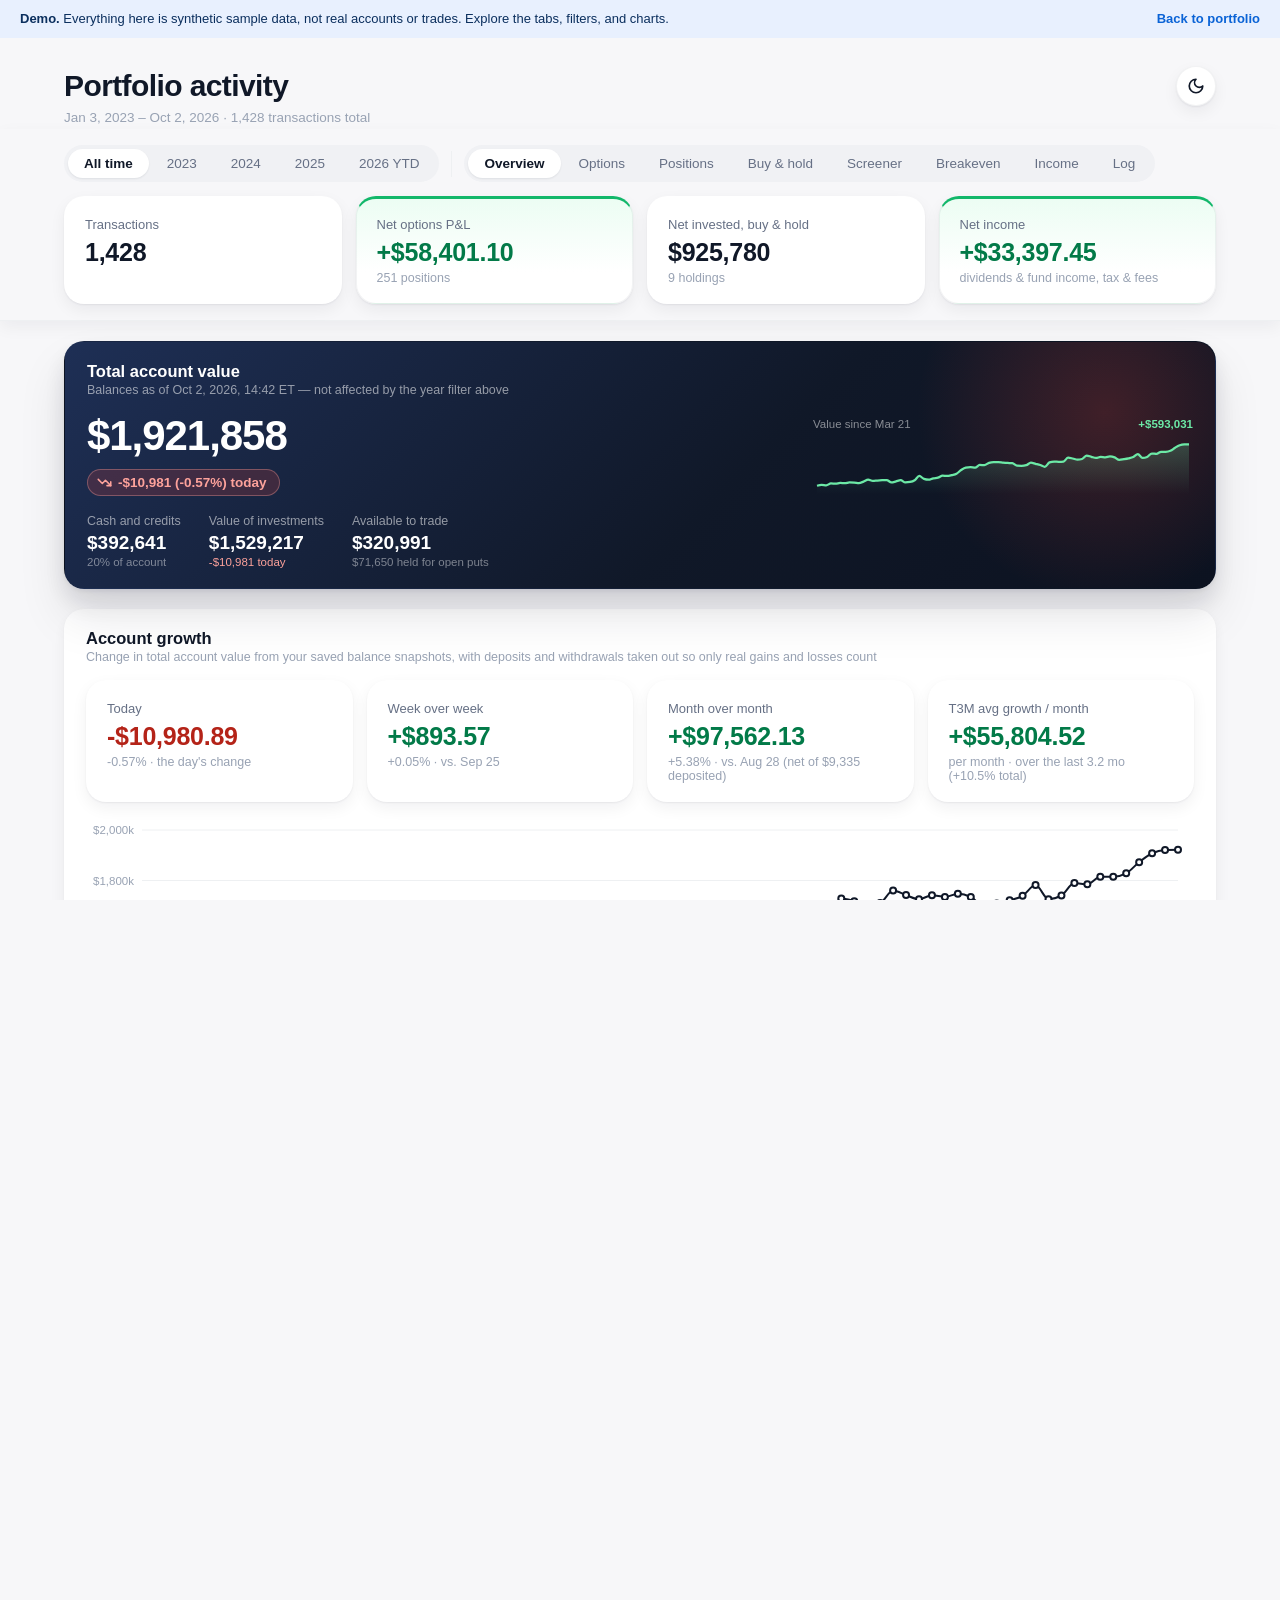
<file: dashboard.html>
<!doctype html>
<html lang="en">
<head>
  <meta charset="utf-8">
  <meta name="viewport" content="width=device-width, initial-scale=1, viewport-fit=cover">
  <title>Options Dashboard Demo | Akash</title>
  <meta name="description" content="Interactive demo of an options and portfolio activity dashboard. All data is synthetic.">
  <style>
    :root { color-scheme: light; --bg: #F7F7F9; }
    html, body { height: 100%; }
    body { margin: 0; background: var(--bg); -webkit-font-smoothing: antialiased;
      font: 14px -apple-system, BlinkMacSystemFont, "Inter", "Segoe UI", Roboto, Helvetica, Arial, sans-serif; color: #141413; }
    #root { min-height: 100%; }
    .demo-bar { display: flex; align-items: center; justify-content: space-between; gap: 12px; flex-wrap: wrap;
      padding: 10px 20px; background: #E8F0FE; color: #0B2F5E; font-size: 13px; line-height: 1.4; }
    .demo-bar a { color: #0A63D6; font-weight: 600; text-decoration: none; white-space: nowrap; }
    .demo-bar a:hover { text-decoration: underline; }
    #boot-fallback { display: flex; align-items: center; justify-content: center; min-height: 60vh; color: #667085; }
  </style>
</head>
<body>
  <div class="demo-bar">
    <span><strong>Demo.</strong> Everything here is synthetic sample data, not real accounts or trades. Explore the tabs, filters, and charts.</span>
    <a href="index.html">Back to portfolio</a>
  </div>
  <div id="root"><div id="boot-fallback">Loading dashboard…</div></div>
  <script src="dashboard-app.js"></script>
</body>
</html>
</file>
<file: home.css>
/* Profile home page. Sidebar + tabbed panel. The dashboard keeps its own styling. */
@font-face { font-family: "Inter Tight"; font-style: normal; font-weight: 100 900; font-display: swap; src: url("inter-tight.woff2") format("woff2"); }
@font-face { font-family: "Inter"; font-style: normal; font-weight: 100 900; font-display: swap; src: url("inter.woff2") format("woff2"); }
:root {
  --bg: #171310; --panel: #1e1914; --panel-2: #272019; --line: #372e24; --text: #f1e8da; --muted: #a69a88;
  --accent: #9fbb9f; --on-accent: #171310; --tonal: #3a3125; --on-tonal: #ecdfc6; --glass: rgba(23, 19, 16, 0.82);
  --shadow: 0 1px 2px rgba(0, 0, 0, .4), 0 14px 34px rgba(0, 0, 0, .32);
  --lift: 0 2px 4px rgba(0, 0, 0, .35), 0 16px 32px rgba(0, 0, 0, .4);
  --inset: inset 0 1px 0 rgba(255, 240, 215, .05);
  --sage: #9fbb9f; --brass: #d3ac66; --clay: #e08e68; --slate: #8fb0c4; --plum: #bf9fc4; --teal: #7cc0bd;
  --ink: #f1e8da; --on-ink: #171310; --glow: rgba(211, 172, 102, .12);
  --disp: "Inter Tight", "Inter", -apple-system, BlinkMacSystemFont, "Segoe UI", sans-serif;
  --body: "Inter", -apple-system, BlinkMacSystemFont, "SF Pro Text", "Segoe UI", Roboto, sans-serif;
  color-scheme: dark;
}
:root[data-theme="dark"] { color-scheme: dark; }
/* Light theme: follows the device unless the visitor picked one with the toggle */
@media (prefers-color-scheme: light) {
  :root:not([data-theme="dark"]) {
    --bg: #f5efe4; --panel: #faf6ee; --panel-2: #efe7d8; --line: #ddd1bc; --text: #231c14; --muted: #6c6153;
    --accent: #4f6b53; --on-accent: #faf6ee; --tonal: #e8dfca; --on-tonal: #3a3326; --glass: rgba(245, 239, 228, 0.84);
    --shadow: 0 1px 2px rgba(60, 40, 10, .06), 0 14px 34px rgba(60, 40, 10, .10);
    --lift: 0 2px 4px rgba(60, 40, 10, .08), 0 16px 32px rgba(60, 40, 10, .16);
    --inset: inset 0 1px 0 rgba(255, 255, 255, .7);
    --sage: #4f6b53; --brass: #a77d3a; --clay: #b8643f; --slate: #566f80; --plum: #86698c; --teal: #3f8583;
    --ink: #231c14; --on-ink: #f5efe4; --glow: rgba(167, 125, 58, .16);
    color-scheme: light;
  }
}
:root[data-theme="light"] {
  --bg: #f5efe4; --panel: #faf6ee; --panel-2: #efe7d8; --line: #ddd1bc; --text: #231c14; --muted: #6c6153;
  --accent: #4f6b53; --on-accent: #faf6ee; --tonal: #e8dfca; --on-tonal: #3a3326; --glass: rgba(245, 239, 228, 0.84);
  --shadow: 0 1px 2px rgba(60, 40, 10, .06), 0 14px 34px rgba(60, 40, 10, .10);
  --lift: 0 2px 4px rgba(60, 40, 10, .08), 0 16px 32px rgba(60, 40, 10, .16);
  --inset: inset 0 1px 0 rgba(255, 255, 255, .7);
  --sage: #4f6b53; --brass: #a77d3a; --clay: #b8643f; --slate: #566f80; --plum: #86698c; --teal: #3f8583;
  --ink: #231c14; --on-ink: #f5efe4; --glow: rgba(167, 125, 58, .16);
  color-scheme: light;
}

* { box-sizing: border-box; }
html { scroll-behavior: smooth; }
body {
  margin: 0; background: var(--bg); color: var(--text);
  font-family: var(--body);
  line-height: 1.6; -webkit-font-smoothing: antialiased;
}
a { color: inherit; text-decoration: none; }
:focus-visible { outline: 3px solid var(--accent); outline-offset: 3px; border-radius: 10px; }
svg.i { width: 20px; height: 20px; fill: none; stroke: currentColor; stroke-width: 2; stroke-linecap: round; stroke-linejoin: round; }

.shell {
  max-width: 1120px; margin: 0 auto; padding: 28px 20px 48px;
  display: grid; grid-template-columns: 290px minmax(0, 1fr); gap: 20px; align-items: start;
}

/* sidebar */
.side {
  position: sticky; top: 28px; padding: 30px 22px 26px;
  background: var(--panel); border: 1px solid var(--line); border-radius: 28px;
  box-shadow: var(--shadow), var(--inset);
}
.avatar {
  width: 104px; height: 104px; margin: 0 auto 16px; border-radius: 28px;
  display: grid; place-items: center; background: var(--avatar); color: var(--avatar-ink);
  font-size: 46px; font-weight: 700; letter-spacing: -.02em;
  box-shadow: inset 0 1px 0 rgba(255, 255, 255, .18), 0 12px 26px rgba(0, 0, 0, .3);
}
.name { margin: 0; text-align: center; font-size: 1.35rem; font-weight: 700; letter-spacing: -.02em; }
.role {
  display: block; width: max-content; max-width: 100%; margin: 10px auto 0; padding: 5px 12px;
  background: var(--panel-2); border-radius: 10px; color: var(--muted); font-size: .82rem; text-align: center;
}
.rule { height: 1px; margin: 24px 0; background: var(--line); }
.contacts { list-style: none; margin: 0; padding: 0; display: grid; gap: 14px; }
.row { display: flex; align-items: center; gap: 12px; border-radius: 14px; }
.row:hover .val { color: var(--accent); }
.ico {
  flex: none; width: 40px; height: 40px; border-radius: 12px; display: grid; place-items: center;
  background: var(--panel-2); color: var(--accent); box-shadow: var(--inset);
}
.txt { min-width: 0; display: grid; }
.txt small { color: var(--muted); font-size: .78rem; line-height: 1.3; }
.val { font-size: .84rem; white-space: nowrap; overflow: hidden; text-overflow: ellipsis; transition: color .15s; }

/* main panel */
.panel {
  position: relative; min-height: 680px; padding: 38px 38px 44px;
  background: var(--panel); border: 1px solid var(--line); border-radius: 28px;
  box-shadow: var(--shadow), var(--inset);
}
.topnav {
  position: absolute; top: 0; right: 0; display: flex; gap: 2px; padding: 0 10px;
  background: var(--panel-2); border-radius: 0 28px 0 22px; border-left: 1px solid var(--line); border-bottom: 1px solid var(--line);
}
.topnav a { padding: 17px 13px; font-size: .9rem; font-weight: 500; color: var(--muted); transition: color .15s; }
.topnav a:hover { color: var(--text); }
.topnav a[aria-current="page"] { color: var(--accent); }

.tab:not([hidden]) { animation: swap .22s ease-out; }
@keyframes swap { from { opacity: 0; transform: translateY(8px); } }

h1.title { position: relative; margin: 0 0 30px; padding-bottom: 14px; font-size: 1.95rem; letter-spacing: -.03em; line-height: 1.15; }
h1.title::after { content: ""; position: absolute; left: 0; bottom: 0; width: 38px; height: 4px; border-radius: 4px; background: var(--accent); }
h2 { margin: 34px 0 16px; font-size: 1.2rem; letter-spacing: -.015em; }
.prose { max-width: 62ch; color: var(--muted); font-size: 1.02rem; }
.prose p { margin: 0 0 14px; }
.prose a { color: var(--accent); font-weight: 600; }
.prose a:hover { text-decoration: underline; }

/* about: hero */
.hero {
  position: relative; overflow: hidden; margin: 26px 0 6px; padding: 30px 30px 12px; border-radius: 26px;
  background: var(--panel-2); border: 1px solid var(--line); box-shadow: var(--inset);
}
.hero::before {
  content: ""; position: absolute; inset: 0; pointer-events: none; opacity: .24;
  background: radial-gradient(90% 120% at 0% 0%, var(--accent) 0%, transparent 62%), radial-gradient(70% 100% at 100% 100%, var(--plum) 0%, transparent 60%);
}
.hero > * { position: relative; z-index: 1; }
@media (prefers-color-scheme: light) { :root:not([data-theme="dark"]) .hero::before { opacity: .15; } }
:root[data-theme="light"] .hero::before { opacity: .15; }
.greet { margin: 0 0 14px; font-size: clamp(2rem, 4.4vw, 2.9rem); font-weight: 750; letter-spacing: -.035em; line-height: 1.1; }
.greet span { background: linear-gradient(90deg, var(--accent), var(--plum)); -webkit-background-clip: text; background-clip: text; color: transparent; }

/* about: closing call to action */
.closer {
  position: relative; overflow: hidden; display: flex; gap: 20px 28px; align-items: center; justify-content: space-between; flex-wrap: wrap;
  margin-top: 34px; padding: 26px 28px; border-radius: 24px; background: var(--panel-2); border: 1px solid var(--line); box-shadow: var(--inset);
}
.closer::before {
  content: ""; position: absolute; inset: 0; pointer-events: none; opacity: .22;
  background: radial-gradient(80% 140% at 100% 0%, var(--accent) 0%, transparent 62%), radial-gradient(60% 110% at 0% 100%, var(--plum) 0%, transparent 60%);
}
@media (prefers-color-scheme: light) { :root:not([data-theme="dark"]) .closer::before { opacity: .14; } }
:root[data-theme="light"] .closer::before { opacity: .14; }
.closer > * { position: relative; z-index: 1; }
.closer-txt { flex: 1 1 300px; }
.closer h3 { margin: 0 0 4px; font-size: 1.12rem; line-height: 1.35; letter-spacing: -.01em; }
.closer p { margin: 0; color: var(--muted); font-size: .92rem; }
.closer .cta { margin-top: 0; }

/* about: beyond work gallery */
.lede { margin: -6px 0 16px; color: var(--muted); font-size: .98rem; }
.carousel { --pad: 38px; }
.car-track {
  position: relative; display: flex; gap: 14px; overflow-x: auto; margin: 0 calc(-1 * var(--pad)); padding: 4px var(--pad) 6px;
  scroll-snap-type: x mandatory; scroll-padding: 0 var(--pad); overscroll-behavior-x: contain; -webkit-overflow-scrolling: touch;
  scrollbar-width: none; outline: none;
}
.car-track::-webkit-scrollbar { display: none; }
.car-track:focus-visible { outline: 3px solid var(--accent); outline-offset: -3px; border-radius: 22px; }
.hp { flex: 0 0 min(320px, 78%); scroll-snap-align: center; scroll-snap-stop: always; opacity: .6; transition: opacity .25s ease; }
.hp.active { opacity: 1; }
.car-nav { display: flex; align-items: center; justify-content: center; gap: 14px; margin-top: 12px; }
.car-dots { display: flex; gap: 8px; align-items: center; }
.car-dot { position: relative; width: 8px; height: 8px; padding: 0; border: 0; border-radius: 8px; background: var(--line); cursor: pointer; transition: width .25s ease, background .25s ease; }
.car-dot::after { content: ""; position: absolute; inset: -8px; }
.car-dot[aria-current="true"] { width: 22px; background: var(--accent); }
.car-btn {
  display: none; width: 34px; height: 34px; place-items: center; border: 0; border-radius: 50%; cursor: pointer;
  background: var(--panel-2); color: var(--text); box-shadow: inset 0 0 0 1px var(--line); transition: opacity .15s;
}
.car-btn:disabled { opacity: .35; cursor: default; }
@media (hover: hover) and (pointer: fine) { .car-btn { display: grid; } }
.hp h3 { margin: 12px 4px 0; font-size: .98rem; line-height: 1.3; }
.hp p { margin: 4px 4px 0; color: var(--muted); font-size: .86rem; line-height: 1.5; }
.hp-thumb {
  position: relative; aspect-ratio: 4 / 3; overflow: hidden; border-radius: 18px; background: var(--panel-2);
  border: 1px solid var(--line); box-shadow: var(--inset); display: grid; place-items: center;
}
.hp-thumb::before { content: ""; position: absolute; inset: 0; opacity: .24; background: linear-gradient(135deg, var(--c), transparent 70%); }
.hp-thumb img { position: relative; display: block; width: 100%; height: 100%; object-fit: cover; }
.hp-ico { position: relative; width: 46px; height: 46px; fill: none; stroke: var(--c); stroke-width: 1.6; stroke-linecap: round; stroke-linejoin: round; }
@media (prefers-color-scheme: light) { :root:not([data-theme="dark"]) .hp-thumb::before { opacity: .18; } }
:root[data-theme="light"] .hp-thumb::before { opacity: .18; }

/* "what I do" cards */
.svc { display: grid; grid-template-columns: repeat(2, minmax(0, 1fr)); gap: 14px; }
.card {
  position: relative; overflow: hidden; display: flex; gap: 14px; padding: 18px; background: var(--panel-2); border: 1px solid var(--line);
  border-radius: 20px; box-shadow: var(--inset); transition: transform .2s ease, box-shadow .2s ease;
}
.card:hover { transform: translateY(-2px); box-shadow: var(--inset), var(--shadow); }
.card:nth-child(1) { --c: var(--accent); } .card:nth-child(2) { --c: var(--plum); } .card:nth-child(3) { --c: var(--teal); } .card:nth-child(4) { --c: var(--brass); }
.card::before { content: ""; position: absolute; left: 0; top: 14px; bottom: 14px; width: 3px; border-radius: 0 3px 3px 0; background: var(--c); z-index: 2; box-shadow: 0 0 14px 1px var(--c); }
.card::after { content: ""; position: absolute; inset: 0; pointer-events: none; opacity: .2; background: linear-gradient(90deg, var(--c) 0%, transparent 70%); }
.card > * { position: relative; z-index: 1; }
.card .ico { background: var(--c); color: #14202e; }
.card:nth-child(1) .ico { color: var(--on-accent); }
@media (prefers-color-scheme: light) { :root:not([data-theme="dark"]) .card::after { opacity: .14; } :root:not([data-theme="dark"]) .card::before { box-shadow: none; } }
:root[data-theme="light"] .card::after { opacity: .14; }
:root[data-theme="light"] .card::before { box-shadow: none; }
.card h3 { margin: 0 0 4px; font-size: 1rem; }
.card p { margin: 0; color: var(--muted); font-size: .9rem; line-height: 1.5; }

/* experience timeline */
.tl-head { display: flex; align-items: center; gap: 12px; margin: 0 0 20px; }
.tl-head .ico { width: 38px; height: 38px; }
.tl-head h2 { margin: 0; }
.tl { grid-template-columns: minmax(0, 1fr); list-style: none; margin: 0 0 14px 19px; padding: 0 0 0 28px; border-left: 2px solid var(--line); display: grid; gap: 26px; }
.tl > li { position: relative; }
.tl > li::before {
  content: ""; position: absolute; left: -35px; top: 7px; width: 12px; height: 12px; border-radius: 50%;
  background: var(--accent); box-shadow: 0 0 0 4px var(--panel);
}
.tl h3 { margin: 0; font-size: 1.02rem; }
.tl .when { display: block; margin: 2px 0 6px; color: var(--accent); font-size: .86rem; font-weight: 600; }
.tl p { margin: 0; max-width: 62ch; color: var(--muted); font-size: .95rem; }

/* experience: company blocks, roles, bullets */
.co { display: flex; align-items: center; flex-wrap: wrap; gap: 2px 12px; }
.co h3 { margin: 0; font-size: 1.15rem; }
.tenure { color: var(--muted); font-size: .85rem; }
.co-title { margin-top: 2px; color: var(--muted); font-size: .92rem; }
.bul { margin: 0; padding-left: 18px; display: grid; gap: 8px; max-width: 68ch; color: var(--muted); font-size: .93rem; line-height: 1.55; }
.bul li::marker { color: var(--accent); }
.bul b.m { color: var(--text); font-weight: 700; }

/* experience: career strip, badges, stat tiles, collapsible roles */
.logo {
  display: inline-grid; place-items: center; width: 34px; height: 34px; border-radius: 10px; flex: none;
  font-style: normal; font-weight: 800; font-size: .95rem; letter-spacing: -.02em; color: #14202e;
}
.logo.w { background: var(--accent); color: var(--on-accent); }
.logo.t { background: var(--slate); }
.logo.a { background: var(--brass); }
.logo.b { background: var(--clay); }
.logo.o { background: var(--plum); }
.logo.i { background: var(--teal); }
.co .logo { margin-right: 2px; }
.logo img, .node.badge img { display: block; width: 100%; height: 100%; border-radius: inherit; object-fit: cover; }
.tl-head .xall {
  margin-left: auto; height: 32px; padding: 0 14px; border: 0; border-radius: 10px; cursor: pointer;
  background: var(--panel-2); color: var(--muted); font: inherit; font-size: .82rem; font-weight: 600; box-shadow: inset 0 0 0 1px var(--line);
}
.tl-head .xall:hover { color: var(--text); }

.arc { position: relative; margin: 0 0 30px; padding: 40px 22px 14px; background: var(--panel-2); border: 1px solid var(--line); border-radius: 22px; box-shadow: var(--inset); }
.arc-track { position: relative; height: 30px; margin: 0 6px; }
.arc-ribbon {
  position: absolute; left: 0; right: 0; top: 50%; height: 8px; margin-top: -4px; border-radius: 8px; background: var(--accent);
  -webkit-mask-image: linear-gradient(90deg, rgba(0, 0, 0, .16), #000); mask-image: linear-gradient(90deg, rgba(0, 0, 0, .16), #000);
  transform-origin: left center; animation: draw .8s cubic-bezier(.3, .7, .2, 1) .12s both;
}
@keyframes draw { from { transform: scaleX(0); } }
.node {
  position: absolute; top: 50%; padding: 0; border: 0; cursor: pointer; transform: translate(-50%, -50%);
  display: grid; place-items: center; font-family: inherit; animation: nodein .4s cubic-bezier(.3, 1.4, .5, 1) var(--d, 300ms) both;
}
.node::after { content: ""; position: absolute; inset: -9px; border-radius: 50%; }
@keyframes nodein { from { opacity: 0; transform: translate(-50%, -50%) scale(.3); } }
.node.badge {
  width: 28px; height: 28px; border-radius: 9px; font-weight: 800; font-size: .78rem; color: #14202e;
  box-shadow: 0 0 0 3px var(--panel-2), 0 2px 8px rgba(0, 0, 0, .25);
}
.node.badge.w { background: var(--accent); color: var(--on-accent); } .node.badge.t { background: var(--slate); }
.node.badge.a { background: var(--brass); } .node.badge.b { background: var(--clay); } .node.badge.o { background: var(--plum); }
.node.dot { width: 13px; height: 13px; border-radius: 50%; background: var(--panel-2); box-shadow: inset 0 0 0 3px var(--accent), 0 0 0 3px var(--panel-2); }
.node.dot.a { box-shadow: inset 0 0 0 3px var(--brass), 0 0 0 3px var(--panel-2); }
.node.dot.i { box-shadow: inset 0 0 0 3px var(--teal), 0 0 0 3px var(--panel-2); }
.node.now::before {
  content: ""; position: absolute; inset: -5px; border-radius: 50%; border: 2px solid var(--accent); opacity: 0; animation: ring 2.2s ease-out 1.4s infinite;
}
@keyframes ring { 0% { transform: scale(.6); opacity: .7; } 100% { transform: scale(1.7); opacity: 0; } }
.node:hover, .node:focus-visible { transform: translate(-50%, -50%) scale(1.18); z-index: 2; }
.arc-end {
  position: absolute; right: -2px; top: 50%; width: 12px; height: 12px; margin-top: -6px; border-radius: 50%; background: var(--accent);
  box-shadow: 0 0 0 4px var(--tonal), 0 0 18px var(--accent); animation: fade .4s ease 1s both; pointer-events: none;
}
@keyframes fade { from { opacity: 0; } }
.arc-years { position: relative; height: 20px; margin: 12px 6px 0; color: var(--muted); font-size: .72rem; font-weight: 600; }
.arc-years span { position: absolute; top: 0; transform: translateX(-50%); padding-top: 7px; }
.arc-years span::before { content: ""; position: absolute; top: 0; left: 50%; width: 1px; height: 4px; background: var(--line); }
.arc-years span:first-child { transform: none; } .arc-years span:first-child::before { left: 0; }
.arc-years .now { right: 0; left: auto !important; transform: none; color: var(--accent); }
.arc-years .now::before { left: auto; right: 0; background: var(--accent); }
.arc-hint { margin: 6px 0 0; color: var(--muted); font-size: .8rem; }
.sr-only { position: absolute; width: 1px; height: 1px; overflow: hidden; clip: rect(0 0 0 0); white-space: nowrap; }

.arc-tip {
  position: absolute; z-index: 5; bottom: calc(100% + 16px); left: 0; width: 262px; display: flex; gap: 11px; align-items: center;
  padding: 11px 13px; background: var(--panel); border: 1px solid var(--line); border-radius: 16px; box-shadow: var(--lift);
  opacity: 0; transform: translateY(6px); pointer-events: none; transition: opacity .15s ease, transform .15s ease;
}
.arc-tip.on { opacity: 1; transform: none; }
.arc-tip .logo { width: 32px; height: 32px; }
.tip-body { min-width: 0; display: grid; gap: 1px; line-height: 1.3; }
.tip-body b { font-size: .86rem; }
.tip-body span { color: var(--muted); font-size: .76rem; }
.tip-body em { margin-top: 3px; justify-self: start; padding: 2px 9px; border-radius: 999px; background: var(--tonal); color: var(--on-tonal); font-style: normal; font-size: .72rem; font-weight: 700; }
.tip-arrow { position: absolute; bottom: -6px; width: 11px; height: 11px; margin-left: -5px; background: var(--panel); border-right: 1px solid var(--line); border-bottom: 1px solid var(--line); transform: rotate(45deg); }

.stats { display: grid; grid-template-columns: repeat(auto-fit, minmax(128px, 1fr)); gap: 10px; margin: 16px 0 4px; }
.stat {
  position: relative; padding: 12px 14px 12px 16px; background: var(--panel-2); border: 1px solid var(--line);
  border-radius: 16px; box-shadow: var(--inset); overflow: hidden;
}
.stat::before { content: ""; position: absolute; left: 0; top: 12px; bottom: 12px; width: 3px; border-radius: 0 3px 3px 0; background: var(--c, var(--accent)); }
li[data-co="a"] .stat { --c: var(--brass); } li[data-co="t"] .stat { --c: var(--slate); } li[data-co="b"] .stat { --c: var(--clay); } li[data-co="o"] .stat { --c: var(--plum); }
.stat::before { z-index: 2; box-shadow: 0 0 14px 1px var(--c, var(--accent)); }
.stat::after {
  content: ""; position: absolute; inset: 0; pointer-events: none; opacity: .22;
  background: linear-gradient(90deg, var(--c, var(--accent)) 0%, transparent 78%);
}
.stat > * { position: relative; z-index: 1; }
@media (prefers-color-scheme: light) { :root:not([data-theme="dark"]) .stat::after { opacity: .15; } :root:not([data-theme="dark"]) .stat::before { box-shadow: none; } }
:root[data-theme="light"] .stat::after { opacity: .15; }
:root[data-theme="light"] .stat::before { box-shadow: none; }
.stat .num { display: block; font-size: 1.55rem; font-weight: 750; letter-spacing: -.03em; line-height: 1.15; font-variant-numeric: tabular-nums; }
.stat .sl { display: block; margin-top: 2px; font-size: .82rem; font-weight: 600; }
.stat small { display: block; margin-top: 1px; color: var(--muted); font-size: .74rem; line-height: 1.35; }

.job { margin-top: 12px; border: 1px solid var(--line); border-radius: 18px; background: var(--panel-2); box-shadow: var(--inset); }
.job summary {
  display: grid; grid-template-columns: minmax(0, 1fr) auto; column-gap: 12px; align-items: center;
  padding: 13px 16px; cursor: pointer; list-style: none; border-radius: 18px;
}
.job summary::-webkit-details-marker { display: none; }
.job summary:hover h4 { color: var(--accent); }
.job h4 { grid-column: 1; margin: 0; font-size: .98rem; font-weight: 650; line-height: 1.35; transition: color .15s; }
.job .when { grid-column: 1; display: block; margin: 2px 0 0; color: var(--accent); font-size: .82rem; font-weight: 600; }
.job .hl { grid-column: 1; display: block; margin-top: 4px; color: var(--muted); font-size: .88rem; line-height: 1.45; }
.job .more { grid-column: 2; grid-row: 1 / span 3; display: flex; align-items: center; gap: 8px; color: var(--muted); font-size: .76rem; font-weight: 600; white-space: nowrap; }
.job .chev { width: 20px; height: 20px; transition: transform .2s ease; }
.job[open] .chev { transform: rotate(180deg); }
.job[open] summary { border-bottom-left-radius: 0; border-bottom-right-radius: 0; }
.job .bul { margin: 0; padding: 4px 18px 16px 38px; border-top: 1px solid var(--line); padding-top: 14px; }
.job[open] .bul { animation: swap .22s ease-out; }
.job.ping { animation: ping 1.1s ease-out; }
@keyframes ping { 0%, 100% { box-shadow: var(--inset), 0 0 0 0 transparent; } 25% { box-shadow: var(--inset), 0 0 0 4px var(--tonal); } }
@media (max-width: 560px) {
  .job .cnt { display: none; }
  .closer { padding: 22px 18px; }
  .closer .btn { padding: 0 16px; gap: 8px; }
  .arc { padding: 40px 16px 12px; }
  .node.badge { width: 20px; height: 20px; border-radius: 7px; font-size: .62rem; }
  .node.dot { width: 10px; height: 10px; box-shadow: inset 0 0 0 2.5px var(--accent), 0 0 0 2.5px var(--panel-2); }
  .node.dot.a { box-shadow: inset 0 0 0 2.5px var(--brass), 0 0 0 2.5px var(--panel-2); }
  .node.dot.i { box-shadow: inset 0 0 0 2.5px var(--teal), 0 0 0 2.5px var(--panel-2); }
  .arc-tip { width: 236px; }
  .stats { grid-template-columns: repeat(2, minmax(0, 1fr)); }
  .stat:last-child:nth-child(odd) { grid-column: 1 / -1; }
}

/* work: filter chips + project grid */
.filters { display: flex; gap: 8px; flex-wrap: wrap; margin: -6px 0 20px; }
.chip {
  height: 34px; padding: 0 16px; border: 0; border-radius: 10px; cursor: pointer;
  background: var(--panel-2); color: var(--muted); font: inherit; font-size: .88rem; font-weight: 600;
  box-shadow: inset 0 0 0 1px var(--line); transition: background .15s, color .15s;
}
.chip:hover { color: var(--text); }
.chip[aria-pressed="true"] { background: var(--tonal); color: var(--on-tonal); box-shadow: none; }
.grid { display: grid; grid-template-columns: repeat(auto-fill, minmax(250px, 1fr)); gap: 22px; }
.proj { display: block; border-radius: 22px; transition: transform .2s ease; }
.proj .thumb {
  aspect-ratio: 2 / 1; overflow: hidden; border-radius: 20px; background: var(--panel-2);
  border: 1px solid var(--line); box-shadow: var(--shadow);
  transition: box-shadow .2s ease;
}
.proj .thumb img { display: block; width: 100%; height: 100%; object-fit: cover; object-position: center; }
.proj:hover { transform: translateY(-4px); }
.proj:hover .thumb { box-shadow: var(--lift); }
.proj h3 { margin: 12px 4px 0; font-size: 1.02rem; }
.proj .cat { margin: 2px 4px 0; color: var(--muted); font-size: .86rem; }
.proj .desc { margin: 6px 4px 0; color: var(--muted); font-size: .88rem; line-height: 1.5; }
.proj.ghost { pointer-events: none; }
.proj.ghost .thumb { position: relative; background: linear-gradient(135deg, var(--snug-1), var(--snug-2)); }
.proj.ghost .thumb img { display: block; width: 100%; height: 100%; object-fit: cover; }
.proj.ghost:hover { transform: none; }
.soon {
  position: absolute; top: 10px; left: 10px; padding: 4px 11px; border-radius: 999px;
  background: var(--tonal); color: var(--on-tonal); font-size: .74rem; font-weight: 700; letter-spacing: .02em;
}

/* theme toggle */
.theme-btn {
  position: absolute; top: 14px; right: 14px; width: 38px; height: 38px; display: grid; place-items: center;
  border: 0; border-radius: 12px; cursor: pointer; background: var(--panel-2); color: var(--muted);
  box-shadow: inset 0 0 0 1px var(--line); transition: color .15s, background .15s;
}
.theme-btn:hover { color: var(--text); }
.theme-btn svg { width: 19px; height: 19px; }
.theme-anim, .theme-anim * { transition: background-color .25s, color .25s, border-color .25s, box-shadow .25s !important; }

/* experience: entries rise into place, one after another (replays each time the tab opens) */
.tab[data-tab="experience"]:not([hidden]), .tab[data-tab="about"]:not([hidden]), .tab[data-tab="home"]:not([hidden]) { animation: none; }
.tab[data-tab="about"] .rise, .tab[data-tab="home"] .rise { animation-duration: .34s; animation-delay: calc(var(--i, 0) * 45ms); }
.rise { animation: rise .42s cubic-bezier(.2, .7, .2, 1) both; animation-delay: calc(var(--i, 0) * 55ms); }
.tl > li.rise::before { animation: pop .38s cubic-bezier(.3, 1.4, .5, 1) both; animation-delay: calc(var(--i, 0) * 55ms + 140ms); }
@keyframes rise { from { opacity: 0; transform: translateY(18px); } }
@keyframes pop { from { transform: scale(.3); opacity: 0; } }

/* contact */
.cta { display: flex; gap: 12px; flex-wrap: wrap; margin-top: 22px; }
.btn {
  white-space: nowrap;
  position: relative; display: inline-flex; align-items: center; gap: 10px; height: 46px; padding: 0 22px;
  border-radius: 999px; font-weight: 600; font-size: .95rem; overflow: hidden;
}
.btn::after { content: ""; position: absolute; inset: 0; background: currentColor; opacity: 0; transition: opacity .15s; }
.btn:hover::after { opacity: .08; }
.btn.filled { background: var(--accent); color: var(--on-accent); }
.btn.tonal { background: var(--tonal); color: var(--on-tonal); }
.btn.outlined { box-shadow: inset 0 0 0 1px var(--line); color: var(--text); }

.foot { margin-top: 44px; color: var(--muted); font-size: .85rem; }

/* bottom tab bar (phones and small tablets) */
.tabbar { display: none; }
@media (max-width: 940px) {
  .shell { grid-template-columns: minmax(0, 1fr); padding-bottom: 110px; }
  .side, .panel { min-width: 0; }
  .side {
    position: static; display: grid; grid-template-columns: auto 1fr; align-items: center; gap: 4px 16px; padding: 18px;
  }
  .avatar { width: 64px; height: 64px; margin: 0; border-radius: 18px; font-size: 28px; grid-row: span 2; }
  .name { text-align: left; font-size: 1.15rem; align-self: end; }
  .role { margin: 0; align-self: start; text-align: left; }
  .rule { display: none; }
  .contacts { grid-column: 1 / -1; display: flex; gap: 10px; margin-top: 10px; }
  .row .txt { display: none; }
  .panel { min-height: 0; padding: 26px 22px 34px; }
  .topnav { display: none; }
  h1.title { font-size: 1.65rem; }
  .svc { grid-template-columns: 1fr; }
  .hero { margin-top: 0; padding: 22px 18px 6px; border-radius: 22px; }
  .carousel { --pad: 22px; }
  .tabbar {
    display: flex; position: fixed; z-index: 30; left: 14px; right: 14px; bottom: calc(14px + env(safe-area-inset-bottom, 0px));
    padding: 6px; gap: 4px; border-radius: 999px; background: var(--glass); border: 1px solid var(--line);
    box-shadow: var(--shadow); -webkit-backdrop-filter: saturate(180%) blur(20px); backdrop-filter: saturate(180%) blur(20px);
  }
  .tabbar a { flex: 1; padding: 11px 0; text-align: center; border-radius: 999px; font-size: .88rem; font-weight: 600; color: var(--muted); }
  .tabbar a[aria-current="page"] { background: var(--tonal); color: var(--on-tonal); }
}
@media (prefers-reduced-motion: reduce) {
  html { scroll-behavior: auto; }
  .tab:not([hidden]) { animation: none; }
  .proj, .proj .thumb { transition: none; }
  .rise, .tl > li.rise::before, .job.ping, .job[open] .bul { animation: none; }
  .card { transition: none; }
  .hp, .car-dot { transition: none; }
  .arc-ribbon, .node, .arc-end, .node.now::before { animation: none; }
  .arc-tip, .node, .job .chev { transition: none; }
}

/* home landing */
.hhero { padding: 40px 34px 34px; margin-top: 18px; }
.hhero .greet { max-width: 18ch; font-size: clamp(2.1rem, 5vw, 3.3rem); margin-bottom: 16px; }
.hhero .greet span { display: inline; }
.chip { display: inline-block; margin-bottom: 18px; padding: 5px 12px; border-radius: 999px; font-size: .78rem; font-weight: 650; letter-spacing: .02em; color: var(--accent); background: var(--panel); border: 1px solid var(--line); }
.hhero .sub { max-width: 54ch; margin: 0; color: var(--muted); font-size: 1.08rem; line-height: 1.55; }
.hhero .cta { margin-top: 24px; }
.hstats { margin: 16px 0 0; grid-template-columns: repeat(4, minmax(0, 1fr)); }
.wrk { display: flex; align-items: center; flex-wrap: wrap; gap: 10px 18px; margin-top: 16px; padding: 14px 18px; border-radius: 18px; background: var(--panel-2); border: 1px solid var(--line); box-shadow: var(--inset); color: var(--text); }
.wrk:hover { box-shadow: var(--inset), var(--shadow); }
.wl { color: var(--muted); font-size: .84rem; font-weight: 600; }
.wchips { display: flex; flex-wrap: wrap; gap: 8px 16px; }
.wchip { display: inline-flex; align-items: center; gap: 8px; font-size: .88rem; font-weight: 600; }
.wchip .logo { width: 26px; height: 26px; border-radius: 8px; }
.tab[data-tab="home"] .card { text-decoration: none; color: inherit; }
.tab[data-tab="home"] .card:nth-child(n) { --c: var(--accent); }
.tab[data-tab="home"] .svc + h2 + .svc .card:nth-child(2), .tab[data-tab="home"] .svc:first-of-type + .svc .card:nth-child(2) { --c: var(--plum); }
.tab[data-tab="home"] .card:nth-child(2) { --c: var(--plum); }
.tab[data-tab="home"] .card .ico { display: none; }
.more { margin: 18px 2px 0; color: var(--muted); font-size: .95rem; }
.more a { color: var(--accent); font-weight: 600; }
.more a:hover { text-decoration: underline; }
@media (max-width: 940px) { .hstats { grid-template-columns: repeat(2, minmax(0, 1fr)); } }
@media (max-width: 560px) { .hhero { padding: 26px 20px 24px; } .hhero .cta .btn { padding: 0 16px; } }

/* ===== Single-page layout: sticky header, full-width sections ===== */
section[id] { scroll-margin-top: 56px; }
.wrap { max-width: 1120px; margin: 0 auto; padding: 0 28px; }
.wrap.narrow { max-width: 920px; }
.sec { position: relative; padding: 104px 0; }
.sec.alt { background: var(--panel); border-top: 1px solid var(--line); border-bottom: 1px solid var(--line); }
.sec > .wrap { position: relative; z-index: 1; }

/* header */
.hdr { position: sticky; top: 0; z-index: 60; transition: background .2s, border-color .2s, box-shadow .2s; border-bottom: 1px solid transparent; }
.hdr.stuck { background: var(--glass); -webkit-backdrop-filter: saturate(160%) blur(16px); backdrop-filter: saturate(160%) blur(16px); border-bottom-color: var(--line); }
.hdr-in { max-width: 1120px; margin: 0 auto; padding: 12px 28px; display: flex; align-items: center; gap: 18px; min-height: 64px; }
.brand { display: inline-flex; align-items: center; gap: 10px; font-weight: 700; letter-spacing: -.02em; font-size: 1.02rem; }
.mark { width: 32px; height: 32px; border-radius: 10px; display: grid; place-items: center; background: var(--avatar); color: var(--avatar-ink); font-weight: 750; font-size: 1rem; box-shadow: inset 0 1px 0 rgba(255, 255, 255, .18); }
.hnav { display: flex; gap: 2px; margin: 0 auto; padding: 4px; border-radius: 999px; background: var(--panel); border: 1px solid var(--line); box-shadow: var(--inset); }
.hnav a { padding: 7px 15px; border-radius: 999px; font-size: .9rem; font-weight: 550; color: var(--muted); transition: color .15s, background .15s; }
.hnav a:hover { color: var(--text); }
.hnav a[aria-current="true"] { background: var(--tonal); color: var(--on-tonal); }
.hact { display: flex; align-items: center; gap: 10px; }
.hdr .theme-btn { position: static; }
.btn.sm { height: 38px; padding: 0 16px; font-size: .88rem; gap: 8px; }
.btn.lg { height: 54px; padding: 0 30px; font-size: 1.02rem; }
.cta.center { justify-content: center; }

/* reveal on scroll */
html.js .rise:not(.in) { opacity: 0; transform: translateY(20px); animation: none; }
html.js .rise.in { animation: rise .65s cubic-bezier(.2, .7, .2, 1) both; animation-delay: calc(min(var(--i, 0), 4) * 80ms); }
html.js .tl > li.rise:not(.in)::before { animation-play-state: paused; }
html.js .tl > li.rise.in::before { animation-delay: calc(min(var(--i, 0), 4) * 80ms + 160ms); }
html.js .arc:not(.in) .arc-ribbon, html.js .arc:not(.in) .node, html.js .arc:not(.in) .arc-end, html.js .arc:not(.in) .node::before { animation-play-state: paused; }
.arc.rise.in { animation-delay: 0s; }

/* section headings */
.sec-head { max-width: 760px; margin: 0 0 44px; }
.eyebrow { display: inline-block; color: var(--accent); font-size: .78rem; font-weight: 750; letter-spacing: .16em; text-transform: uppercase; }
.sec-title { margin: 12px 0 0; font-size: clamp(2rem, 4.2vw, 3rem); font-weight: 760; letter-spacing: -.04em; line-height: 1.08; }
.sec-title.big { font-size: clamp(2.1rem, 5vw, 3.5rem); max-width: 18ch; margin-left: auto; margin-right: auto; }
.sec-lede { margin: 16px 0 0; color: var(--muted); font-size: 1.1rem; max-width: 60ch; }
.sec-lede:empty { display: none; }
.sub-h { margin: 64px 0 6px; font-size: 1.5rem; letter-spacing: -.025em; }
.prose.big { max-width: 68ch; font-size: 1.14rem; margin-bottom: 40px; }
.center-txt { text-align: center; }
.center-txt .sec-lede { margin-left: auto; margin-right: auto; }

/* hero */
.hero2 { padding: 56px 0 72px; overflow: hidden; }
.hero2::before {
  content: ""; position: absolute; inset: 0; pointer-events: none; opacity: .5;
  background-image: radial-gradient(var(--line) 1px, transparent 1.2px); background-size: 26px 26px;
  -webkit-mask-image: radial-gradient(70% 60% at 50% 30%, #000, transparent 80%); mask-image: radial-gradient(70% 60% at 50% 30%, #000, transparent 80%);
}
.aurora { position: absolute; inset: 0; overflow: hidden; pointer-events: none; z-index: 0; }
.aurora i { position: absolute; border-radius: 50%; filter: blur(90px); opacity: .34; animation: drift 24s ease-in-out infinite alternate; }
.aurora i:nth-child(1) { width: 560px; height: 560px; left: 8%; top: -180px; background: var(--accent); }
.aurora i:nth-child(2) { width: 520px; height: 520px; right: 6%; top: -120px; background: var(--plum); animation-delay: -8s; animation-duration: 30s; }
.aurora i:nth-child(3) { width: 420px; height: 420px; left: 38%; top: 120px; background: var(--teal); opacity: .2; animation-delay: -14s; }
.aurora.soft i { opacity: .22; }
.aurora.soft i:nth-child(1) { left: 14%; top: auto; bottom: -220px; }
.aurora.soft i:nth-child(2) { right: 12%; top: auto; bottom: -200px; }
@keyframes drift { from { transform: translate3d(-4%, 0, 0) scale(1); } to { transform: translate3d(6%, 8%, 0) scale(1.12); } }
@media (prefers-color-scheme: light) { :root:not([data-theme="dark"]) .aurora i { opacity: .26; } :root:not([data-theme="dark"]) .aurora.soft i { opacity: .18; } }
:root[data-theme="light"] .aurora i { opacity: .26; } :root[data-theme="light"] .aurora.soft i { opacity: .18; }
.hero2-in { position: relative; z-index: 1; text-align: center; padding-top: 48px; padding-bottom: 12px; max-width: 980px; }
.hero2-in .chip { margin: 0 0 24px; }
.h-title { margin: 0 auto; max-width: 17ch; font-size: clamp(2.5rem, 7vw, 5rem); line-height: 1.03; letter-spacing: -.048em; font-weight: 770; }
.h-title span { background: linear-gradient(90deg, var(--accent), var(--plum) 55%, var(--teal)); -webkit-background-clip: text; background-clip: text; color: transparent; }
.h-sub { margin: 24px auto 0; max-width: 54ch; color: var(--muted); font-size: clamp(1.05rem, 2vw, 1.22rem); line-height: 1.55; }
.hero2-in .cta { margin-top: 34px; }
.hero2-proof { position: relative; z-index: 1; margin-top: 64px; }
.hero2-proof .hstats { margin: 0; }
.hero2-proof .wrk { margin-top: 18px; justify-content: center; }
.stat { backdrop-filter: none; }

/* cards in single-page */
.svc.two { grid-template-columns: repeat(2, minmax(0, 1fr)); }
.sec .svc .card { padding: 26px; border-radius: 22px; }
.sec .svc .card h3 { font-size: 1.12rem; margin-bottom: 6px; }
.sec .svc .card p { font-size: .96rem; }
.svc.two .card:nth-child(1) { --c: var(--accent); } .svc.two .card:nth-child(2) { --c: var(--plum); }
.grid { grid-template-columns: repeat(auto-fill, minmax(320px, 1fr)); gap: 28px; }

/* contact + footer */
.sec.contact { padding: 128px 0 120px; overflow: hidden; }
.sec.contact .cta { margin-top: 36px; }
.sec.contact .btn.outlined { background: var(--panel); }
.foot2 { border-top: 1px solid var(--line); color: var(--muted); font-size: .86rem; }
.foot2 .wrap { display: flex; justify-content: space-between; gap: 16px; padding-top: 22px; padding-bottom: 26px; }
.foot2 a:hover { color: var(--text); }
.job { scroll-margin-top: 90px; }

@media (max-width: 940px) {
  .hstats { grid-template-columns: repeat(2, minmax(0, 1fr)); }
}
@media (max-width: 720px) {
  .wrap { padding: 0 20px; }
  .sec { padding: 68px 0; }
  .hdr-in { flex-wrap: wrap; padding: 10px 20px 8px; gap: 8px 12px; min-height: 0; }
  .brand { margin-right: auto; }
  .hnav { order: 3; width: 100%; justify-content: space-between; margin: 0; }
  .hnav a { padding: 7px 10px; font-size: .84rem; flex: 1; text-align: center; }
  .hact .btn span { display: none; }
  .hact .btn.sm { width: 38px; padding: 0; justify-content: center; }
  section[id] { scroll-margin-top: 104px; }
  .hero2 { padding: 28px 0 56px; }
  .hero2-in { padding-top: 28px; }
  .hero2-proof { margin-top: 44px; }
  .svc.two { grid-template-columns: 1fr; }
  .sec-head { margin-bottom: 30px; }
  .sub-h { margin-top: 48px; }
  .sec.contact { padding: 84px 0; }
  .btn.lg { height: 50px; padding: 0 22px; font-size: .96rem; }
  .sec.contact .cta .btn, .hero2-in .cta .btn { flex: 1 1 auto; justify-content: center; }
  .hero2-proof .wrk { justify-content: flex-start; }
  .grid { grid-template-columns: minmax(0, 1fr); }
  .job { scroll-margin-top: 130px; }
}
@media (prefers-reduced-motion: reduce) {
  html.js .rise:not(.in) { opacity: 1; transform: none; }
  html.js .rise.in { animation: none; }
  .aurora i { animation: none; }
}
.carousel { --pad: 28px; }
@media (max-width: 720px) { .carousel { --pad: 20px; } }
.prow + .prow { margin-top: 72px; }
.sub-h.first { margin-top: 0; }
.prow .lede { margin: 0 0 22px; }
/* When every card already fits (desktop), show them all at full strength with no arrows or dots */
.carousel.fits .hp { opacity: 1; }
.carousel.fits .car-nav { display: none; }
.carousel.fits .car-track { margin: 0; padding-left: 0; padding-right: 0; }
.carousel.fits .hp { flex: 1 1 0; min-width: 0; }

/* ===== Warm editorial theme (cream and charcoal, sage and brass, Inter Tight headings) ===== */
h1, h2, h3, h4, .brand, .num, .stat b, .sec-title, .tl h3 { font-family: var(--disp); }
.btn { font-family: var(--body); }
.btn.filled { background: var(--ink); color: var(--on-ink); }
.btn.outlined { box-shadow: inset 0 0 0 1px var(--line); }
:focus-visible { outline-color: var(--accent); }

/* header */
.brand { font-family: var(--disp); font-size: 1.28rem; font-weight: 560; letter-spacing: -.03em; }
.brand i { font-style: normal; color: var(--brass); }
.hnav { padding: 0; gap: 26px; background: transparent; border: 0; box-shadow: none; border-radius: 0; }
.hnav a { padding: 6px 0; border-radius: 0; background: none; color: var(--muted); border-bottom: 1px solid transparent; font-weight: 500; }
.hnav a:hover { color: var(--text); }
.hnav a[aria-current="true"] { background: none; color: var(--text); border-bottom-color: var(--brass); }
.theme-btn, .hdr .theme-btn { border-radius: 50%; background: transparent; }
.hdr.stuck { box-shadow: none; }

/* hero */
.hero3 { position: relative; padding: 76px 0 70px; overflow: hidden; }
.hero3::before { content: ""; position: absolute; right: -8%; top: -20%; width: 62%; height: 120%; background: radial-gradient(closest-side, var(--glow), transparent); pointer-events: none; }
.hgrid { position: relative; z-index: 1; display: grid; grid-template-columns: 1.12fr .88fr; gap: 56px; align-items: center; }
.hcopy .eyebrow { display: inline-block; }
.h-title { margin: 18px 0 0; max-width: none; font-size: clamp(2.6rem, 5.6vw, 4.6rem); line-height: 1.03; letter-spacing: -.045em; font-weight: 560; text-align: left; }
.h-title em { font-style: normal; color: var(--sage); }
.h-sub { margin: 26px 0 0; max-width: 46ch; text-align: left; font-size: 1.15rem; }
.hcopy .cta { justify-content: flex-start; margin-top: 34px; }
.art { position: relative; height: 440px; }
.art figure { position: absolute; margin: 0; background: var(--panel); padding: 10px 10px 14px; border: 1px solid var(--line); border-radius: 6px; box-shadow: 0 18px 40px rgba(40, 28, 10, .18); }
.art img { display: block; width: 100%; height: auto; border-radius: 2px; }
.art figcaption { margin-top: 8px; font-family: var(--disp); font-size: .82rem; color: var(--muted); }
.art .a { width: 78%; left: 0; top: 0; transform: rotate(-2.2deg); }
.art .b { width: 58%; right: 0; bottom: 0; transform: rotate(2.6deg); }
html.js .art.rise:not(.in) { transform: translateY(20px); }

/* proof band */
.proof { border-top: 1px solid var(--line); border-bottom: 1px solid var(--line); background: var(--panel); }
.pgrid { display: grid; grid-template-columns: repeat(4, 1fr); }
.proof .stat { position: static; display: block; padding: 34px 26px 30px; border: 0; border-left: 1px solid var(--line); border-radius: 0; background: none; box-shadow: none; }
.proof .stat::before, .proof .stat::after { display: none; }
.proof .stat:first-child { border-left: 0; padding-left: 0; }
.proof .stat .num { font-size: clamp(2.4rem, 4.6vw, 3.6rem); font-weight: 500; letter-spacing: -.04em; line-height: 1; }
.proof .stat:nth-child(1) .num { color: var(--sage); } .proof .stat:nth-child(2) .num { color: var(--brass); }
.proof .stat:nth-child(3) .num { color: var(--clay); } .proof .stat:nth-child(4) .num { color: var(--slate); }
.proof .stat .sl { margin-top: 12px; font-size: .95rem; }
.proof .stat small { font-size: .84rem; }

/* logos */
.logos { display: flex; align-items: center; justify-content: center; flex-wrap: wrap; gap: 14px 40px; padding: 30px 0; }
.logos .l { font-size: .78rem; letter-spacing: .16em; text-transform: uppercase; color: var(--muted); }
.logos .c { display: inline-flex; align-items: center; gap: 10px; font-family: var(--disp); font-size: 1.06rem; font-weight: 500; letter-spacing: -.01em; }
.logos img { width: 26px; height: 26px; border-radius: 7px; }
.logos:hover .c { color: var(--accent); }

/* section headings */
.eyebrow { color: var(--brass); font-weight: 600; letter-spacing: .2em; }
.sec-title { font-weight: 560; letter-spacing: -.042em; }
.sec-head { margin-bottom: 46px; }

/* help columns */
.two { display: grid; grid-template-columns: 1fr 1fr; gap: 56px; }
.col { border-top: 1px solid var(--text); padding-top: 22px; }
.col h3 { margin: 0 0 10px; font-size: 1.5rem; font-weight: 560; letter-spacing: -.03em; }
.col p { margin: 0; max-width: 44ch; color: var(--muted); }

/* tiles and thumbnails: slightly tighter corners to match the editorial tone */
.proj .thumb { border-radius: 10px; }
.hp-thumb { border-radius: 10px; }
.card, .arc, .stat { border-radius: 16px; }
.btn.sm { height: 38px; }

/* contact */
.sec.contact::before { content: ""; position: absolute; left: 50%; bottom: -40%; width: 70%; height: 120%; transform: translateX(-50%); background: radial-gradient(closest-side, var(--glow), transparent); pointer-events: none; }
.sec.contact .btn.outlined { background: transparent; }
.sec-title.big { font-weight: 560; }

@media (max-width: 860px) {
  .hgrid { grid-template-columns: 1fr; gap: 40px; }
  .hero3 { padding: 40px 0 48px; }
  .art { height: 340px; }
  .pgrid { grid-template-columns: 1fr 1fr; }
  .proof .stat { padding: 24px 16px; border-left: 0; border-top: 1px solid var(--line); }
  .proof .stat:nth-child(-n+2) { border-top: 0; }
  .proof .stat:nth-child(even) { border-left: 1px solid var(--line); }
  .proof .stat:first-child, .proof .stat:nth-child(3) { padding-left: 0; }
  .two { grid-template-columns: 1fr; gap: 34px; }
}
@media (max-width: 720px) {
  .hnav { gap: 0; }
  .hcopy .cta .btn { flex: 1 1 auto; justify-content: center; }
  .logos { justify-content: flex-start; gap: 12px 24px; }
}
@media (max-width: 860px) { .hero3::before { right: -30%; width: 120%; top: -10%; height: 90%; } }

/* experience: image across the top of an opened role, fading into a two-column grid of highlights */
.jbody.hero-fig { border-top: 1px solid var(--line); padding: 0; overflow: hidden; border-radius: 0 0 17px 17px; }
.jpic { position: relative; margin: 0; }
.jpic img { display: block; width: 100%; height: auto; }
.jpic::after { content: ""; position: absolute; inset: 0; background: linear-gradient(180deg, transparent 62%, var(--panel-2) 100%); }
:root:not([data-theme="light"]) .jpic::before { content: ""; position: absolute; inset: 0; z-index: 1; background: rgba(0, 0, 0, .14); }
@media (prefers-color-scheme: light) { :root:not([data-theme="dark"]) .jpic::before { display: none; } }
:root[data-theme="light"] .jpic::before { display: none; }
.jpic::after { z-index: 2; }
.jgrid { position: relative; z-index: 3; list-style: none; margin: -40px 0 0; padding: 0 22px 22px; display: grid; grid-template-columns: 1fr 1fr; gap: 12px 28px; color: var(--muted); font-size: .9rem; line-height: 1.55; }
.jgrid li { position: relative; padding-left: 14px; }
.jgrid li::before { content: ""; position: absolute; left: 0; top: .62em; width: 6px; height: 6px; border-radius: 50%; background: var(--accent); }
.jgrid li:last-child:nth-child(odd) { grid-column: 1 / -1; }
.jgrid .ld { color: var(--text); font-weight: 650; }
.jgrid b.m { color: var(--text); font-weight: 700; }
.job[open] .jbody { animation: swap .22s ease-out; }
@media (max-width: 720px) {
  .jgrid { grid-template-columns: minmax(0, 1fr); margin-top: -22px; padding: 0 16px 18px; }
}
@media (prefers-reduced-motion: reduce) { .job[open] .jbody { animation: none; } }
</file>
